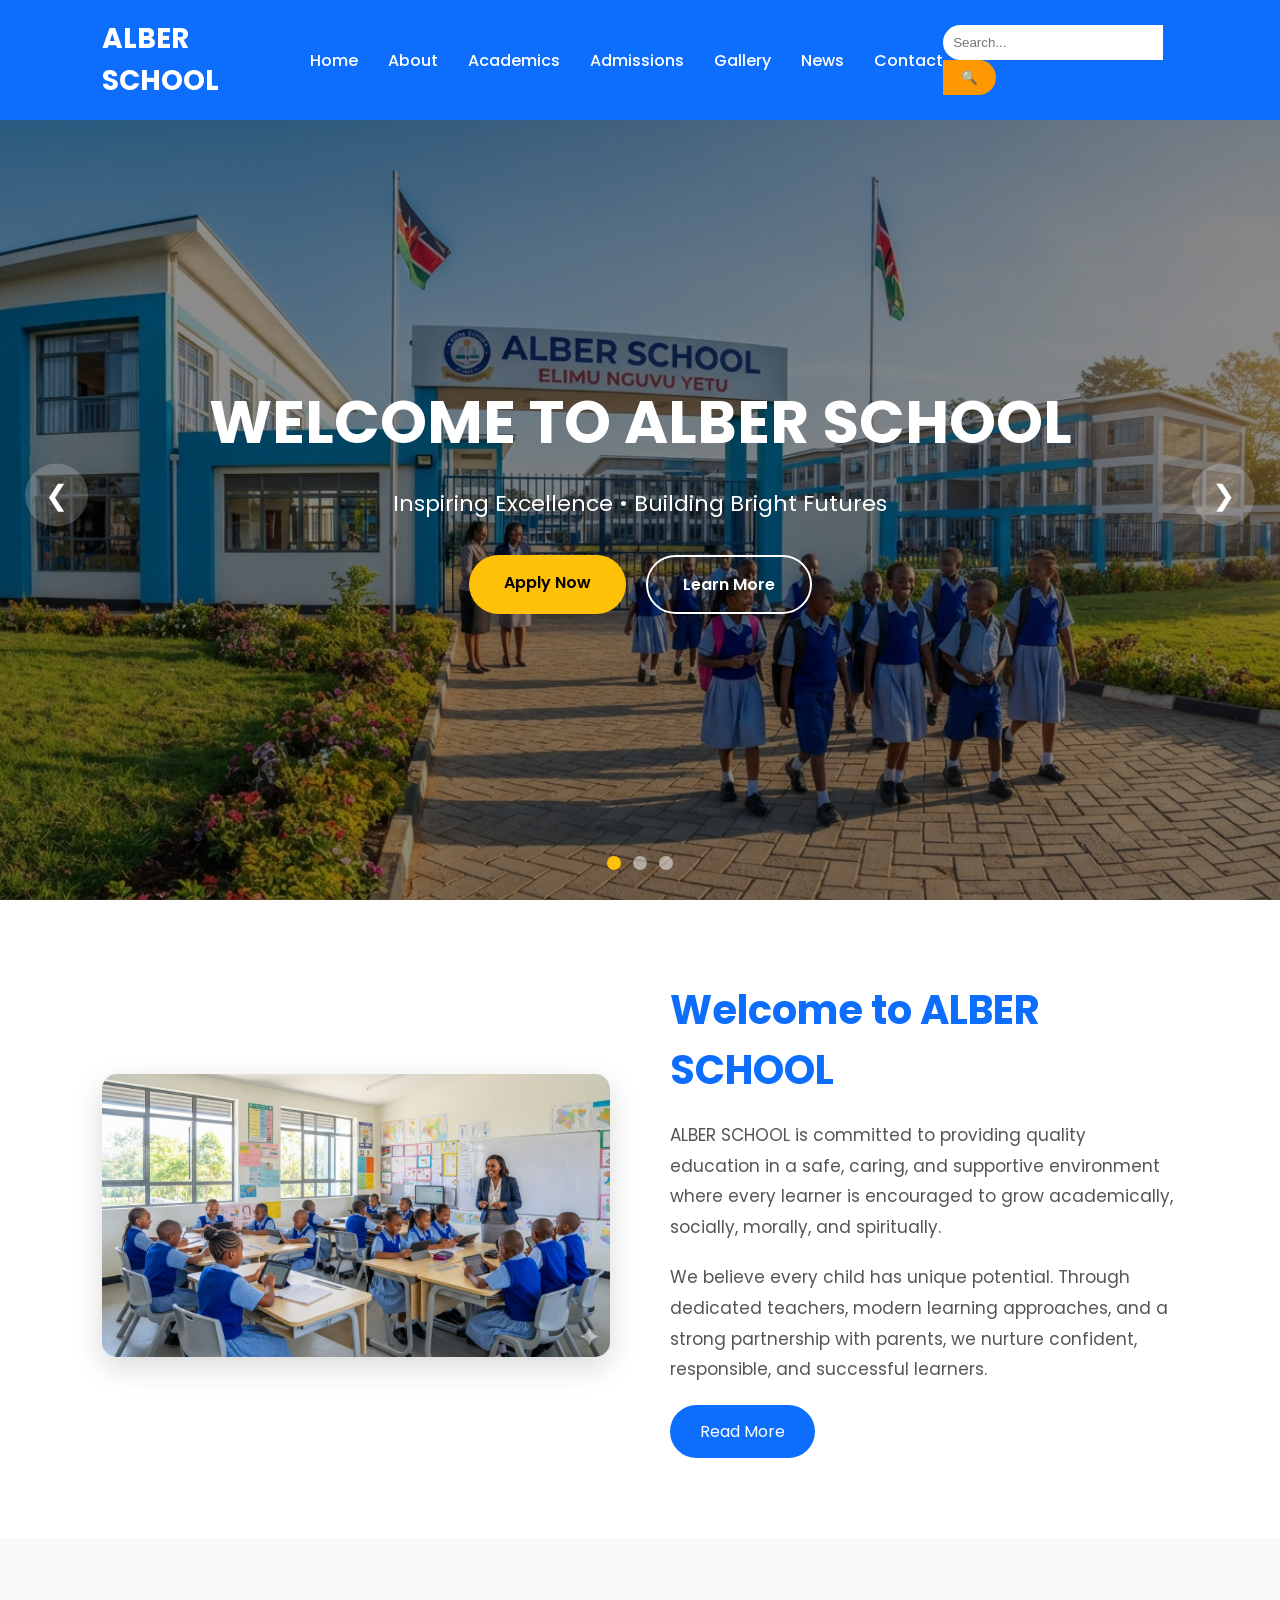
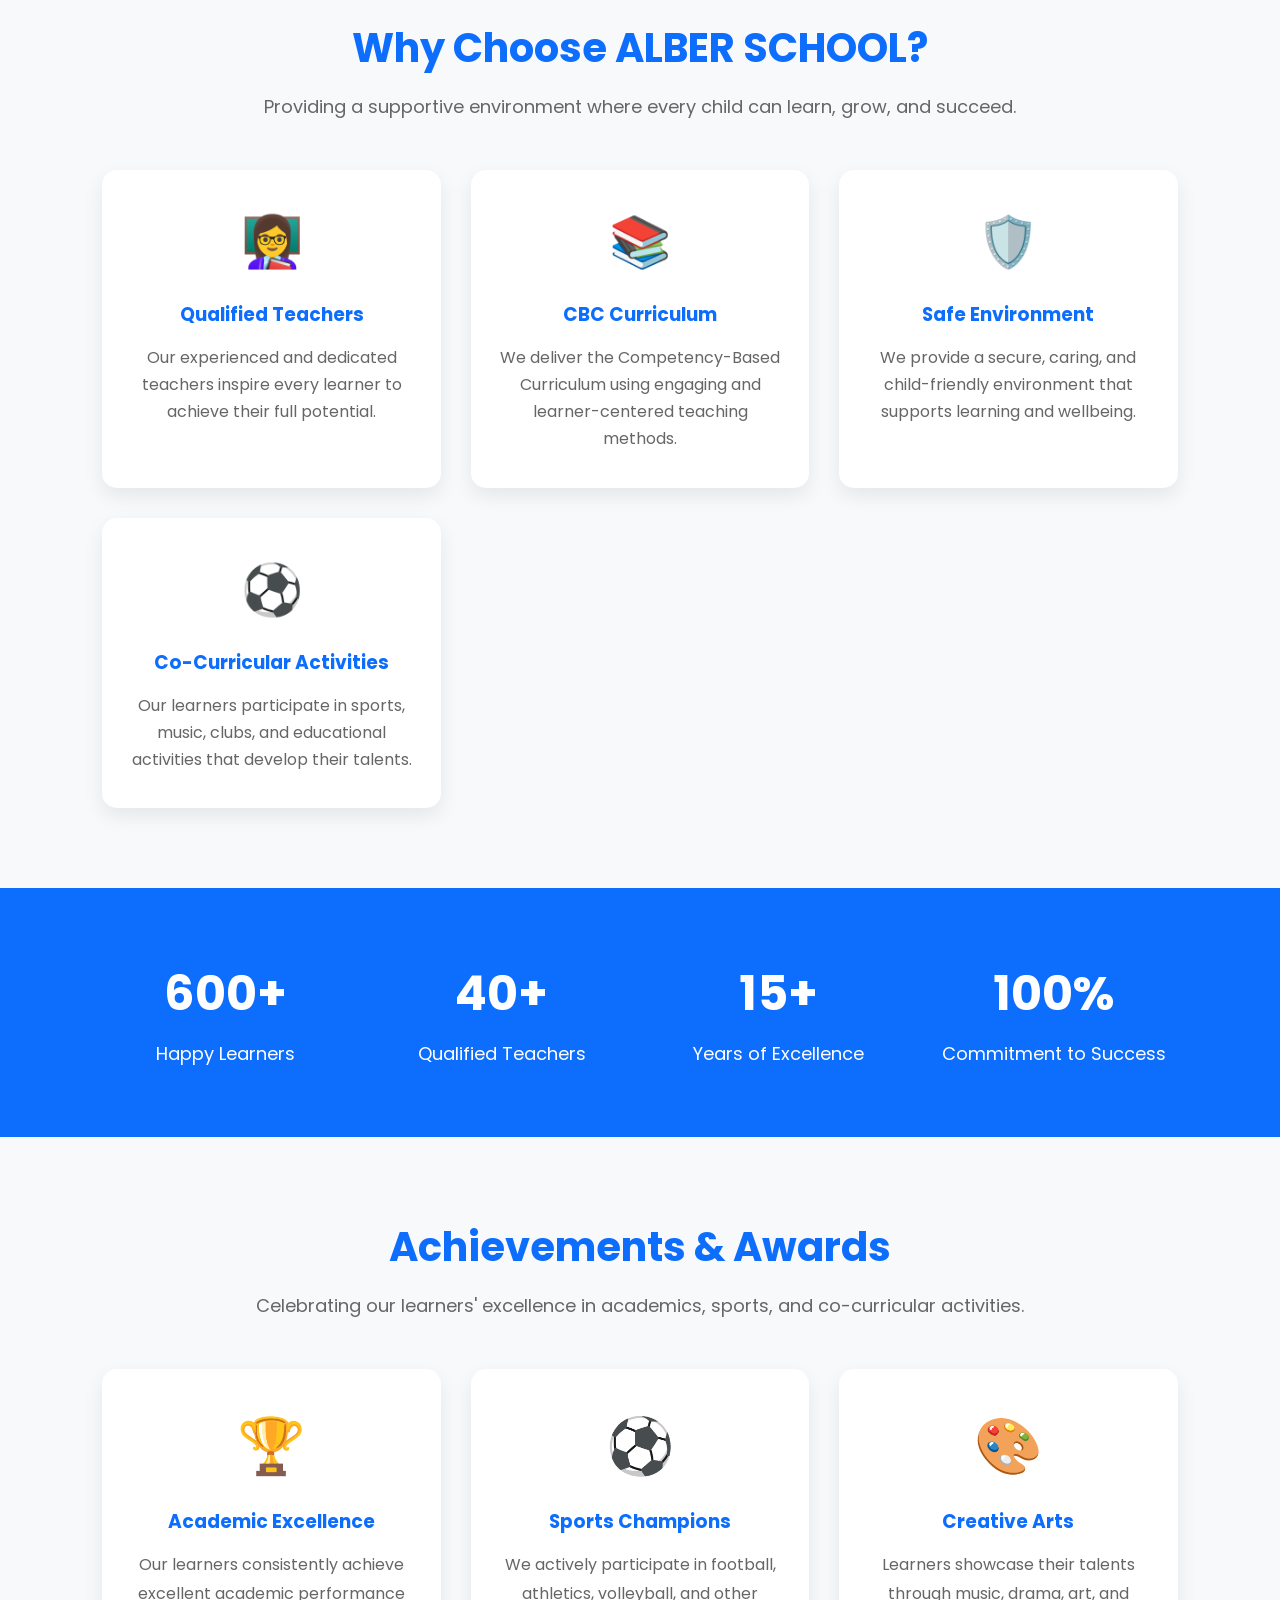
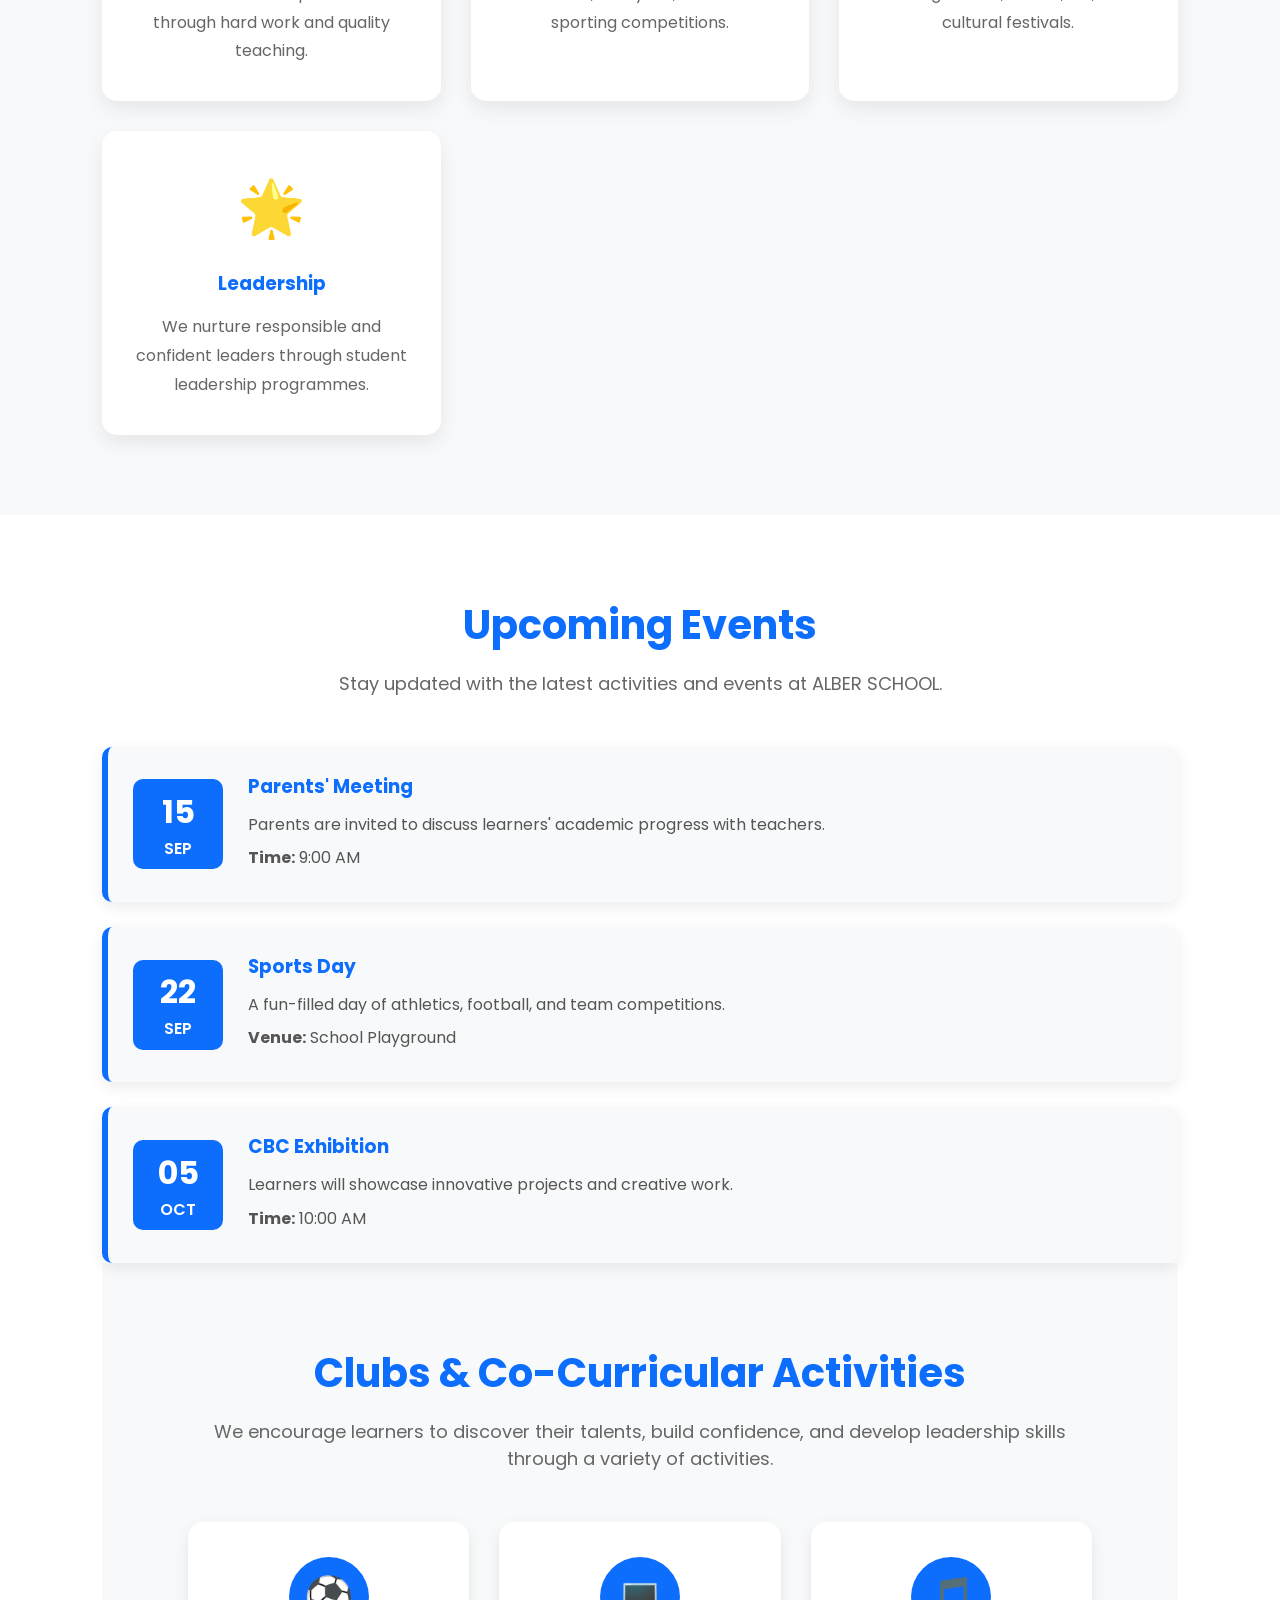
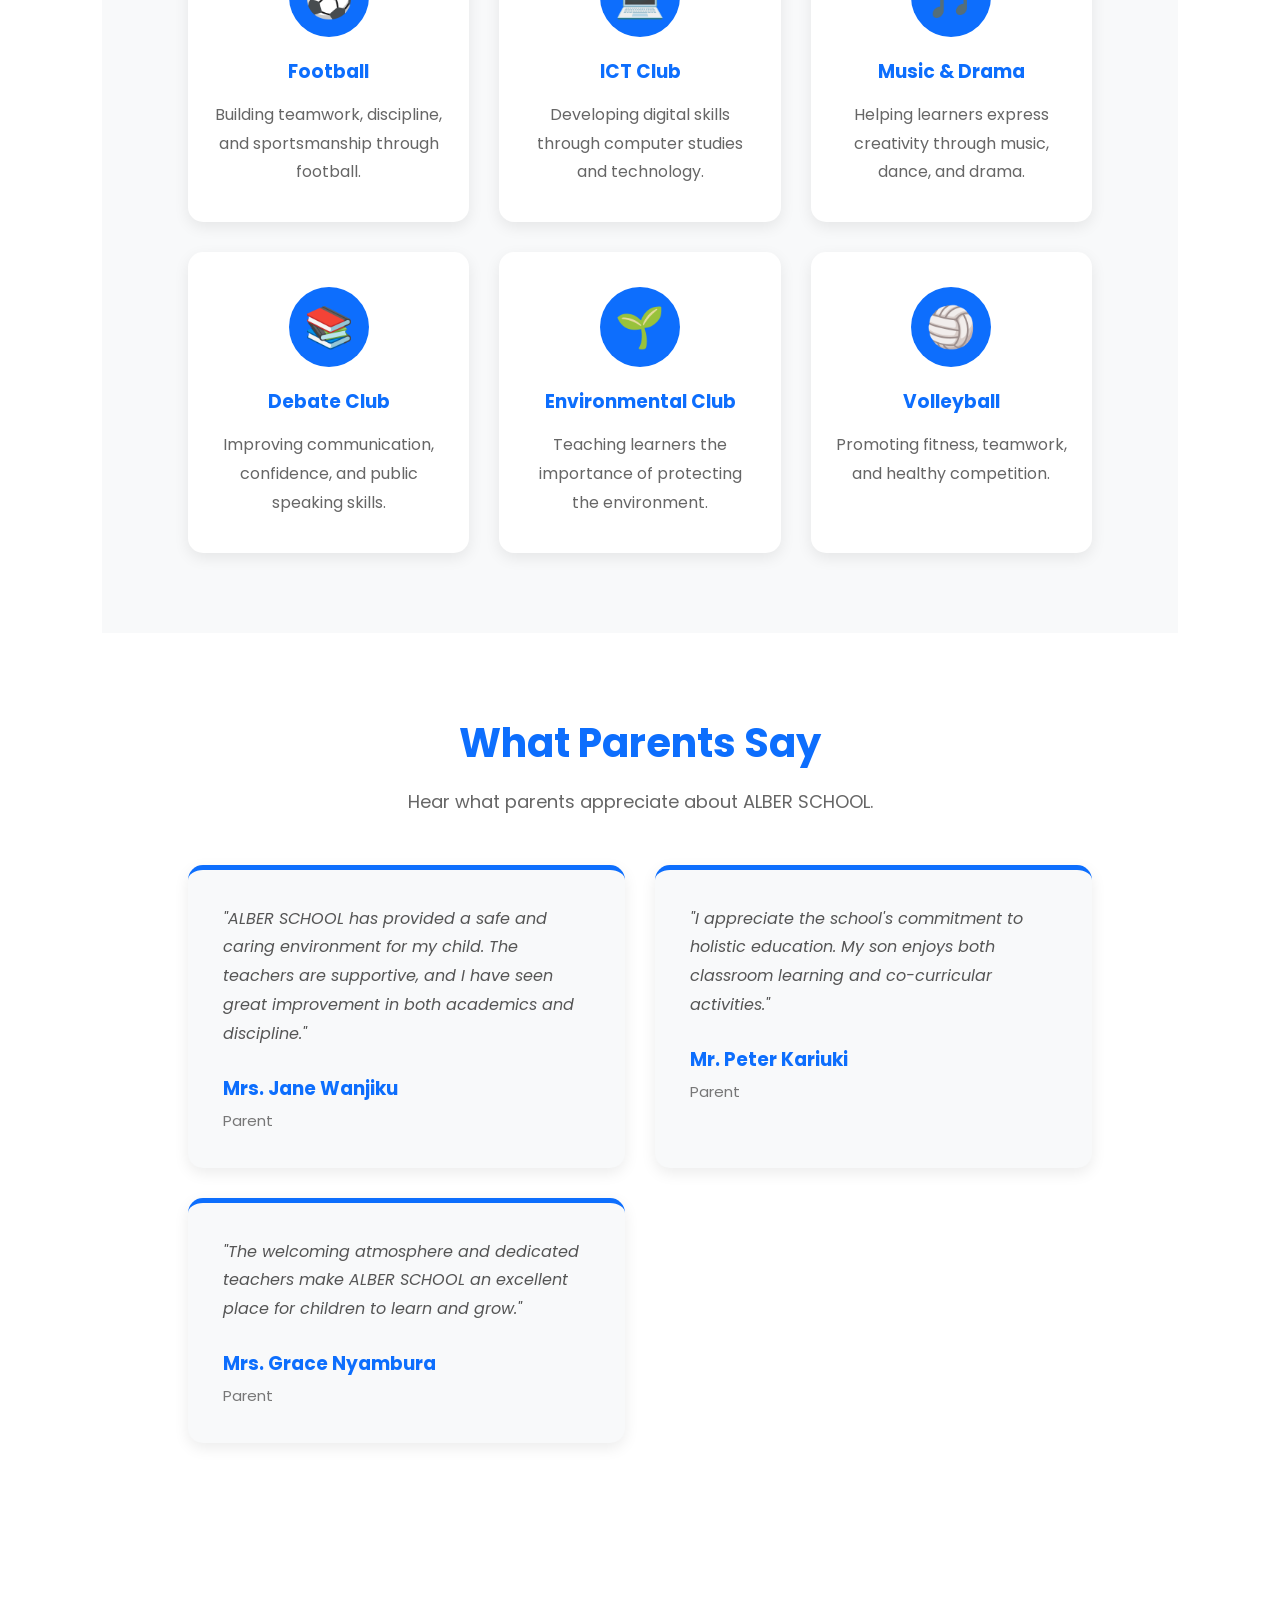
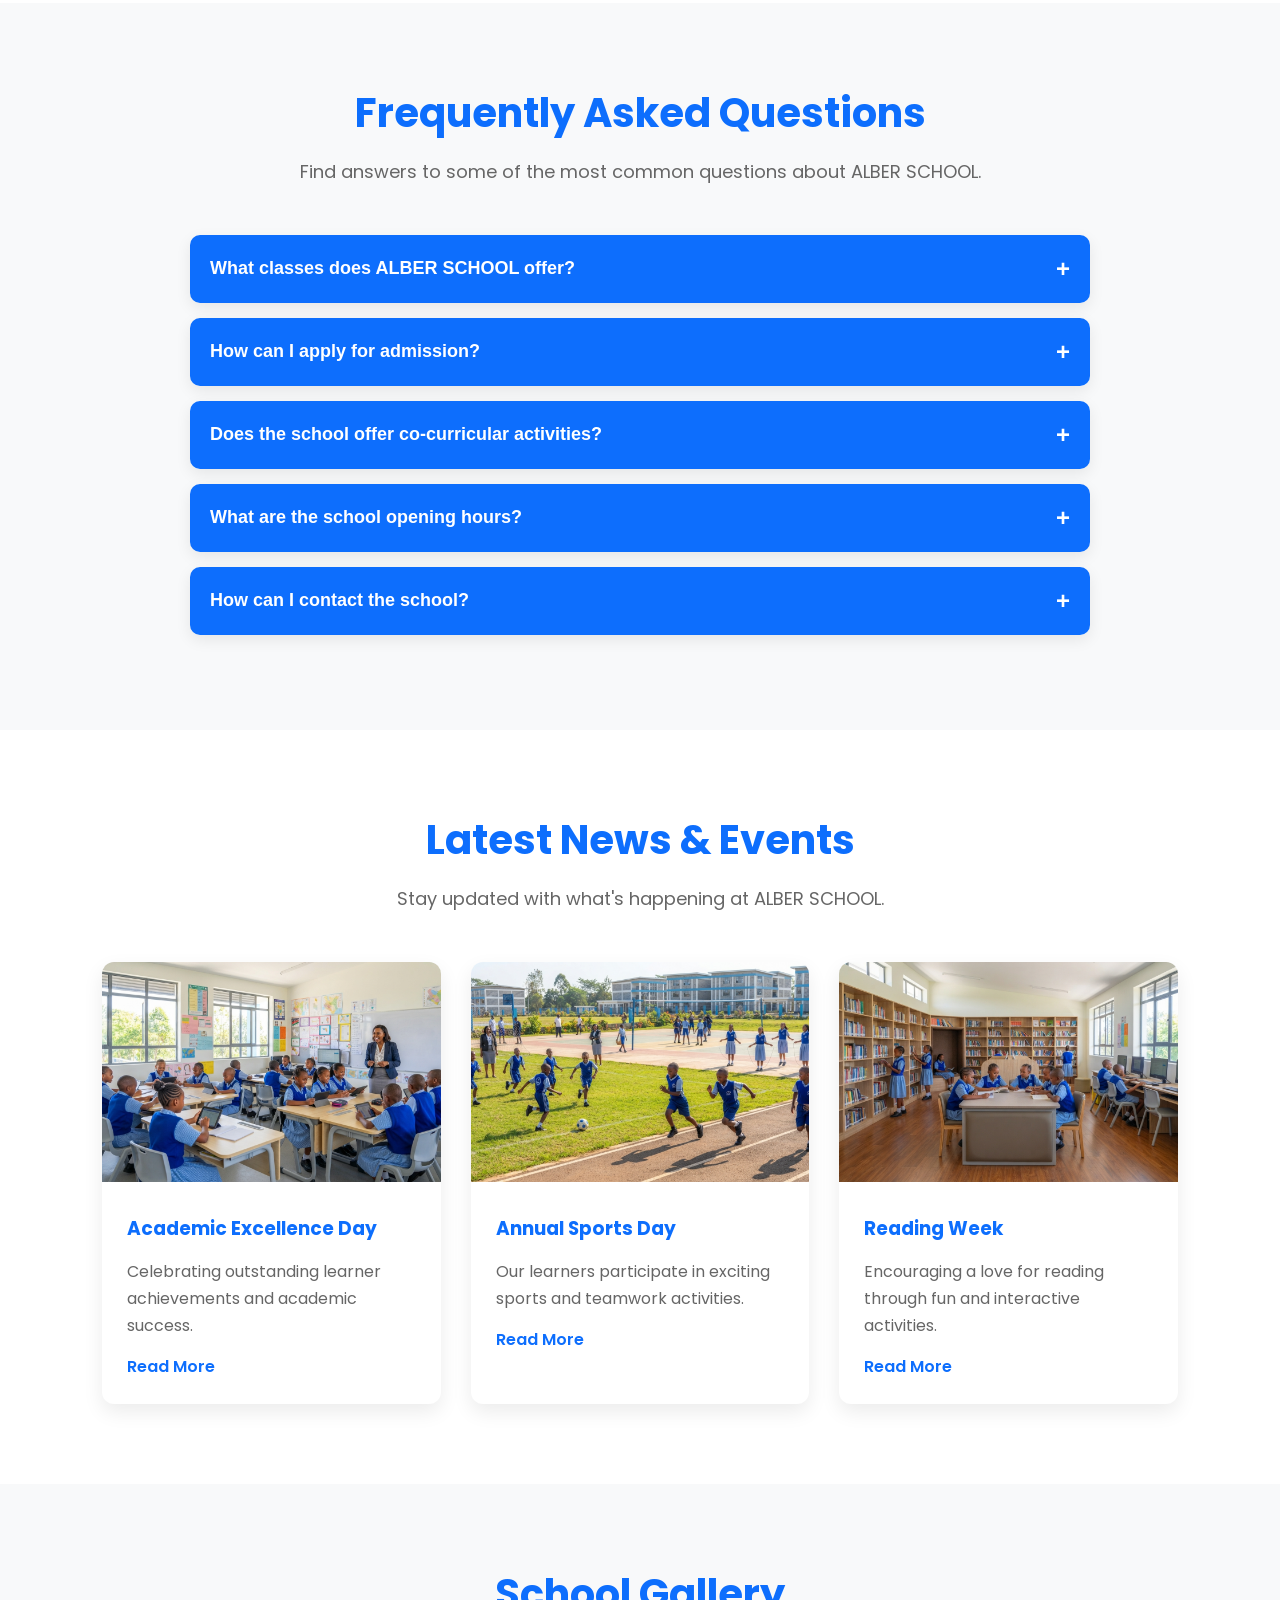
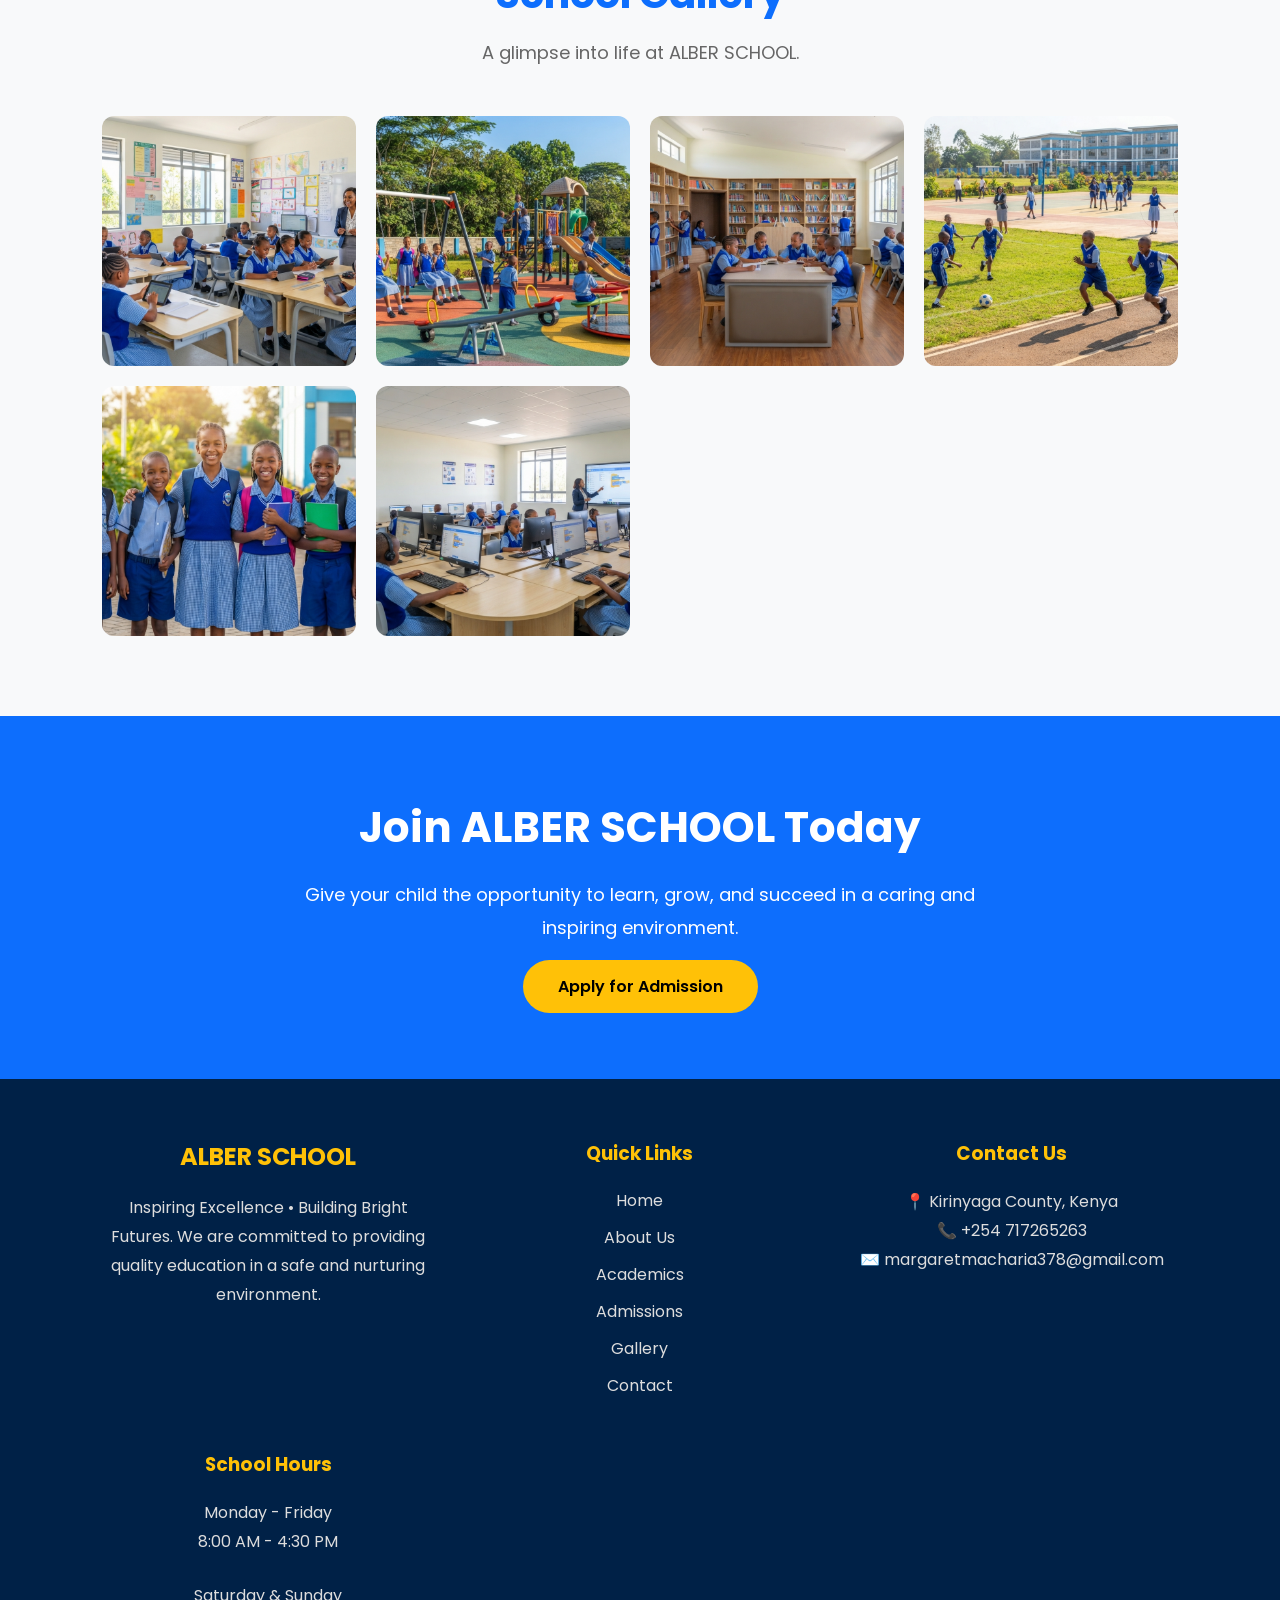
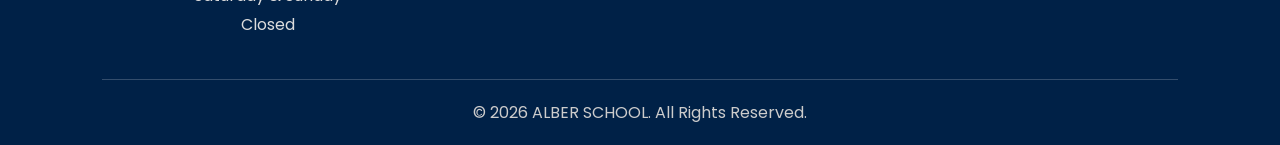
<file: index.html>
<!DOCTYPE html>
<html lang="en">
<head>
    <meta charset="UTF-8">
    <meta name="viewport" content="width=device-width, initial-scale=1.0">
    <title>ALBER SCHOOL</title>

    <!-- Google Font -->
    <link href="https://fonts.googleapis.com/css2?family=Poppins:wght@300;400;500;600;700&display=swap" rel="stylesheet">
<link rel="stylesheet" href="https://cdnjs.cloudflare.com/ajax/libs/font-awesome/6.5.2/css/all.min.css">
    <!-- CSS -->
    <link rel="stylesheet" href="css/style.css">
</head>
<body>

    <header>

    <div class="logo">
        <h2>ALBER SCHOOL</h2>
    </div>

    <!-- Hamburger Icon -->
    <div class="menu-toggle" id="menu-toggle">
        ☰
    </div>

    <nav id="navbar">
        <ul>
            <li><a href="index.html" class="active">Home</a></li>
            <li><a href="about.html">About</a></li>
            <li><a href="academics.html">Academics</a></li>
            <li><a href="admissions.html">Admissions</a></li>
            <li><a href="gallery.html">Gallery</a></li>
            <li><a href="contact.html">Contact</a></li>
        </ul>
    </nav>
    <header>

    <div class="logo">
        <h2>ALBER SCHOOL</h2>
    </div>

    <nav>
        <ul>
            <li><a href="index.html">Home</a></li>
            <li><a href="about.html">About</a></li>
            <li><a href="academics.html">Academics</a></li>
            <li><a href="admissions.html">Admissions</a></li>
            <li><a href="gallery.html">Gallery</a></li>
            <li><a href="news.html">News</a></li>
            <li><a href="contact.html">Contact</a></li>
        </ul>
    </nav>

    <!-- Search Bar Starts Here -->
    <div class="search-box">

        <input
            type="text"
            id="searchInput"
            placeholder="Search...">

        <button onclick="searchWebsite()">
            🔍
        </button>

    </div>
    <!-- Search Bar Ends Here -->

</header>

</header>
    
<!-- Hero Section -->
<section class="hero">

    <div class="slider">
        <!-- Slider Controls -->
<button class="prev">&#10094;</button>
<button class="next">&#10095;</button>

<!-- Slider Dots -->
<div class="dots">
    <span class="dot active"></span>
    <span class="dot"></span>
    <span class="dot"></span>
</div>

        <div class="slide active">
            <img src="images/hero.png" alt="School Banner">
        </div>

        <div class="slide">
            <img src="images/banner2.png" alt="Students Learning">
        </div>

        <div class="slide">
            <img src="images/banner3.png" alt="School Activities">
        </div>

    </div>

    <div class="hero-content">

        <h1>WELCOME TO ALBER SCHOOL</h1>

        <p>Inspiring Excellence • Building Bright Futures</p>

        <div class="hero-buttons">
            <a href="admissions.html" class="btn">Apply Now</a>
            <a href="about.html" class="btn btn-outline">Learn More</a>
        </div>

    </div>

</section>
<!-- Welcome Section -->
<section class="welcome">

    <div class="welcome-image">
        <img src="images/classroom.png" alt="Students Learning">
    </div>

    <div class="welcome-text">
        <h2>Welcome to ALBER SCHOOL</h2>

        <p>
            ALBER SCHOOL is committed to providing quality education in a safe,
            caring, and supportive environment where every learner is encouraged
            to grow academically, socially, morally, and spiritually.
        </p>

        <p>
            We believe every child has unique potential. Through dedicated teachers,
            modern learning approaches, and a strong partnership with parents, we
            nurture confident, responsible, and successful learners.
        </p>

        <a href="about.html" class="read-btn">Read More</a>

    </div>

</section>
<!-- Why Choose Us -->
<section class="why-us">

    <div class="section-title">
        <h2>Why Choose ALBER SCHOOL?</h2>
        <p>Providing a supportive environment where every child can learn, grow, and succeed.</p>
    </div>

    <div class="why-container">

        <div class="why-card">
            <div class="icon">👩‍🏫</div>
            <h3>Qualified Teachers</h3>
            <p>Our experienced and dedicated teachers inspire every learner to achieve their full potential.</p>
        </div>

        <div class="why-card">
            <div class="icon">📚</div>
            <h3>CBC Curriculum</h3>
            <p>We deliver the Competency-Based Curriculum using engaging and learner-centered teaching methods.</p>
        </div>

        <div class="why-card">
            <div class="icon">🛡️</div>
            <h3>Safe Environment</h3>
            <p>We provide a secure, caring, and child-friendly environment that supports learning and wellbeing.</p>
        </div>

        <div class="why-card">
            <div class="icon">⚽</div>
            <h3>Co-Curricular Activities</h3>
            <p>Our learners participate in sports, music, clubs, and educational activities that develop their talents.</p>
        </div>

    </div>

</section>
<!-- Statistics -->
<section class="stats">

    <div class="stat-box">
        <h2>600+</h2>
        <p>Happy Learners</p>
    </div>

    <div class="stat-box">
        <h2>40+</h2>
        <p>Qualified Teachers</p>
    </div>

    <div class="stat-box">
        <h2>15+</h2>
        <p>Years of Excellence</p>
    </div>

    <div class="stat-box">
        <h2>100%</h2>
        <p>Commitment to Success</p>
    </div>

</section>
<!-- Achievements & Awards -->

<section class="achievements">

    <div class="section-title">
        <h2>Achievements & Awards</h2>
        <p>Celebrating our learners' excellence in academics, sports, and co-curricular activities.</p>
    </div>

    <div class="achievement-container">

        <div class="achievement-card">
            <div class="achievement-icon">🏆</div>
            <h3>Academic Excellence</h3>
            <p>
                Our learners consistently achieve excellent academic performance
                through hard work and quality teaching.
            </p>
        </div>

        <div class="achievement-card">
            <div class="achievement-icon">⚽</div>
            <h3>Sports Champions</h3>
            <p>
                We actively participate in football, athletics, volleyball,
                and other sporting competitions.
            </p>
        </div>

        <div class="achievement-card">
            <div class="achievement-icon">🎨</div>
            <h3>Creative Arts</h3>
            <p>
                Learners showcase their talents through music, drama,
                art, and cultural festivals.
            </p>
        </div>

        <div class="achievement-card">
            <div class="achievement-icon">🌟</div>
            <h3>Leadership</h3>
            <p>
                We nurture responsible and confident leaders through
                student leadership programmes.
            </p>
        </div>

    </div>

</section>
<!-- Upcoming Events -->

<section class="events">

    <div class="section-title">
        <h2>Upcoming Events</h2>
        <p>Stay updated with the latest activities and events at ALBER SCHOOL.</p>
    </div>

    <div class="events-container">

        <div class="event-card">

            <div class="event-date">
                <h3>15</h3>
                <span>SEP</span>
            </div>

            <div class="event-details">
                <h3>Parents' Meeting</h3>
                <p>Parents are invited to discuss learners' academic progress with teachers.</p>
                <p><strong>Time:</strong> 9:00 AM</p>
            </div>

        </div>

        <div class="event-card">

            <div class="event-date">
                <h3>22</h3>
                <span>SEP</span>
            </div>

            <div class="event-details">
                <h3>Sports Day</h3>
                <p>A fun-filled day of athletics, football, and team competitions.</p>
                <p><strong>Venue:</strong> School Playground</p>
            </div>

        </div>

        <div class="event-card">

            <div class="event-date">
                <h3>05</h3>
                <span>OCT</span>
            </div>

            <div class="event-details">
                <h3>CBC Exhibition</h3>
                <p>Learners will showcase innovative projects and creative work.</p>
                <p><strong>Time:</strong> 10:00 AM</p>
            </div>

        </div>

    </div>
    <!-- Clubs & Co-Curricular Activities -->

<section class="clubs">

    <div class="section-title">
        <h2>Clubs & Co-Curricular Activities</h2>
        <p>
            We encourage learners to discover their talents, build confidence,
            and develop leadership skills through a variety of activities.
        </p>
    </div>

    <div class="clubs-container">

        <div class="club-card">
            <div class="club-icon">⚽</div>
            <h3>Football</h3>
            <p>Building teamwork, discipline, and sportsmanship through football.</p>
        </div>

        <div class="club-card">
            <div class="club-icon">💻</div>
            <h3>ICT Club</h3>
            <p>Developing digital skills through computer studies and technology.</p>
        </div>

        <div class="club-card">
            <div class="club-icon">🎵</div>
            <h3>Music & Drama</h3>
            <p>Helping learners express creativity through music, dance, and drama.</p>
        </div>

        <div class="club-card">
            <div class="club-icon">📚</div>
            <h3>Debate Club</h3>
            <p>Improving communication, confidence, and public speaking skills.</p>
        </div>

        <div class="club-card">
            <div class="club-icon">🌱</div>
            <h3>Environmental Club</h3>
            <p>Teaching learners the importance of protecting the environment.</p>
        </div>

        <div class="club-card">
            <div class="club-icon">🏐</div>
            <h3>Volleyball</h3>
            <p>Promoting fitness, teamwork, and healthy competition.</p>
        </div>

    </div>

</section>
<!-- Parent Testimonials -->

<section class="testimonials">

    <div class="section-title">
        <h2>What Parents Say</h2>
        <p>Hear what parents appreciate about ALBER SCHOOL.</p>
    </div>

    <div class="testimonial-container">

        <div class="testimonial-card">

            <p class="quote">
                "ALBER SCHOOL has provided a safe and caring environment for my child.
                The teachers are supportive, and I have seen great improvement in both
                academics and discipline."
            </p>

            <h3>Mrs. Jane Wanjiku</h3>
            <span>Parent</span>

        </div>

        <div class="testimonial-card">

            <p class="quote">
                "I appreciate the school's commitment to holistic education.
                My son enjoys both classroom learning and co-curricular activities."
            </p>

            <h3>Mr. Peter Kariuki</h3>
            <span>Parent</span>

        </div>

        <div class="testimonial-card">

            <p class="quote">
                "The welcoming atmosphere and dedicated teachers make ALBER SCHOOL
                an excellent place for children to learn and grow."
            </p>

            <h3>Mrs. Grace Nyambura</h3>
            <span>Parent</span>

        </div>

    </div>

</section>

</section>
<!-- FAQ Section -->

<section class="faq">

    <div class="section-title">
        <h2>Frequently Asked Questions</h2>
        <p>Find answers to some of the most common questions about ALBER SCHOOL.</p>
    </div>

    <div class="faq-container">

        <div class="faq-item">
            <button class="faq-question">
                What classes does ALBER SCHOOL offer?
                <span>+</span>
            </button>

            <div class="faq-answer">
                <p>
                    ALBER SCHOOL offers quality education from Pre-Primary to Primary levels following the Competency-Based Curriculum (CBC).
                </p>
            </div>
        </div>

        <div class="faq-item">
            <button class="faq-question">
                How can I apply for admission?
                <span>+</span>
            </button>

            <div class="faq-answer">
                <p>
                    Visit our Admissions page, complete the application form, and submit the required documents to the school office.
                </p>
            </div>
        </div>

        <div class="faq-item">
            <button class="faq-question">
                Does the school offer co-curricular activities?
                <span>+</span>
            </button>

            <div class="faq-answer">
                <p>
                    Yes. Learners participate in sports, music, drama, ICT, debate, environmental club, and many other activities.
                </p>
            </div>
        </div>

        <div class="faq-item">
            <button class="faq-question">
                What are the school opening hours?
                <span>+</span>
            </button>

            <div class="faq-answer">
                <p>
                    Our offices are open Monday to Friday from 8:00 AM to 5:00 PM. School learning hours may vary depending on the class level.
                </p>
            </div>
        </div>

        <div class="faq-item">
            <button class="faq-question">
                How can I contact the school?
                <span>+</span>
            </button>

            <div class="faq-answer">
                <p>
                    You can call us, send an email, or visit the Contact page for our location and contact information.
                </p>
            </div>
        </div>

    </div>

</section>
<!-- Latest News -->
<section class="news">

    <div class="section-title">
        <h2>Latest News & Events</h2>
        <p>Stay updated with what's happening at ALBER SCHOOL.</p>
    </div>

    <div class="news-container">

        <div class="news-card">
            <img src="images/classroom.png" alt="Academic Day">
            <div class="news-content">
                <h3>Academic Excellence Day</h3>
                <p>Celebrating outstanding learner achievements and academic success.</p>
                <a href="#">Read More</a>
            </div>
        </div>

        <div class="news-card">
            <img src="images/sports.png" alt="Sports Day">
            <div class="news-content">
                <h3>Annual Sports Day</h3>
                <p>Our learners participate in exciting sports and teamwork activities.</p>
                <a href="#">Read More</a>
            </div>
        </div>

        <div class="news-card">
            <img src="images/library.png" alt="Library">
            <div class="news-content">
                <h3>Reading Week</h3>
                <p>Encouraging a love for reading through fun and interactive activities.</p>
                <a href="#">Read More</a>
            </div>
        </div>

    </div>

</section>
<!-- Gallery Preview -->
<section class="gallery-preview">

    <div class="section-title">
        <h2>School Gallery</h2>
        <p>A glimpse into life at ALBER SCHOOL.</p>
    </div>

    <div class="gallery-grid">

        <img src="images/classroom.png" alt="">
        <img src="images/playground.png" alt="">
        <img src="images/library.png" alt="">
        <img src="images/sports.png" alt="">
        <img src="images/pupils.png" alt="">
        <img src="images/computer_lab.png" alt="">

    </div>

</section>
<!-- Call to Action -->
<section class="cta">

    <h2>Join ALBER SCHOOL Today</h2>

    <p>
        Give your child the opportunity to learn, grow, and succeed in a caring and inspiring environment.
    </p>

    <a href="admissions.html" class="btn">Apply for Admission</a>

</section>
<!-- Footer -->
<footer class="footer">

    <div class="footer-container">

        <div class="footer-box">
            <h2>ALBER SCHOOL</h2>

            <p>
                Inspiring Excellence • Building Bright Futures.
                We are committed to providing quality education
                in a safe and nurturing environment.
            </p>
        </div>

        <div class="footer-box">
            <h3>Quick Links</h3>

            <ul>
                <li><a href="index.html">Home</a></li>
                <li><a href="about.html">About Us</a></li>
                <li><a href="academics.html">Academics</a></li>
                <li><a href="admissions.html">Admissions</a></li>
                <li><a href="gallery.html">Gallery</a></li>
                <li><a href="contact.html">Contact</a></li>
            </ul>
        </div>

        <div class="footer-box">
            <h3>Contact Us</h3>

            <p>📍 Kirinyaga County, Kenya</p>
            <p>📞 +254 717265263</p>
            <p>✉️ margaretmacharia378@gmail.com</p>
        </div>

        <div class="footer-box">
            <h3>School Hours</h3>

            <p>Monday - Friday</p>
            <p>8:00 AM - 4:30 PM</p>

            <br>

            <p>Saturday & Sunday</p>
            <p>Closed</p>
        </div>

    </div>

    <div class="footer-bottom">
        <p>&copy; 2026 ALBER SCHOOL. All Rights Reserved.</p>
    </div>

</footer>



    <script src="js/script.js"></script>

</body>
</html>
</file>
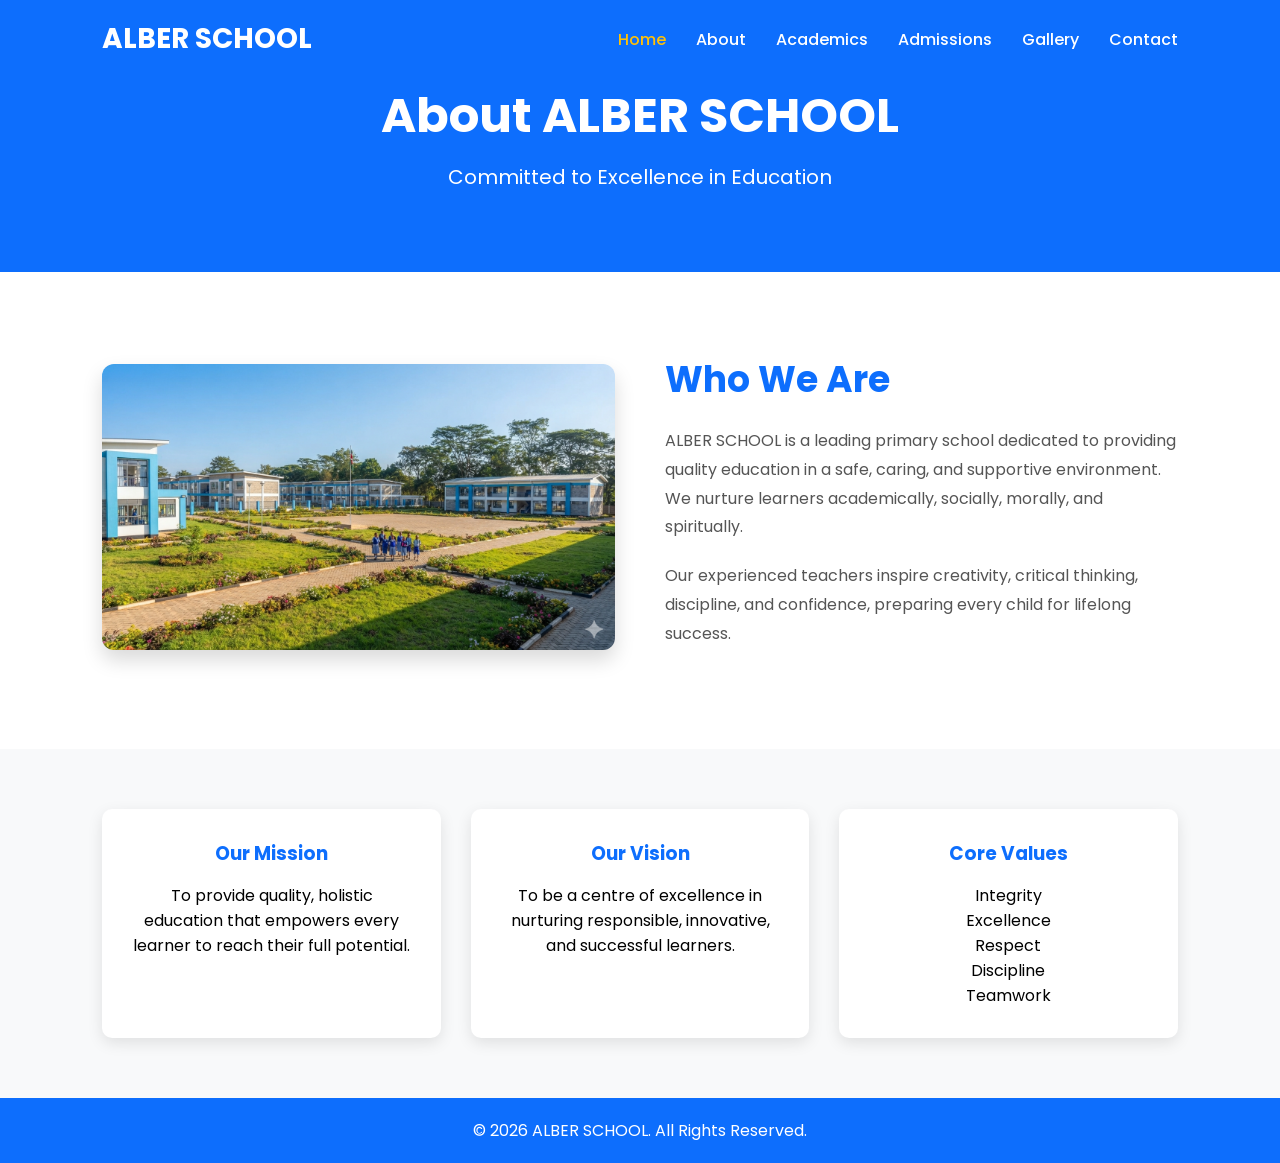
<file: about.html>
<!DOCTYPE html>
<html lang="en">
<head>
    <meta charset="UTF-8">
    <meta name="viewport" content="width=device-width, initial-scale=1.0">
    <title>About Us | ALBER SCHOOL</title>

    <link href="https://fonts.googleapis.com/css2?family=Poppins:wght@300;400;500;600;700&display=swap" rel="stylesheet">
<link rel="stylesheet" href="https://cdnjs.cloudflare.com/ajax/libs/font-awesome/6.5.2/css/all.min.css">
    <link rel="stylesheet" href="css/style.css">
</head>
<body>
<header>

    <div class="logo">
        <h2>ALBER SCHOOL</h2>
    </div>

    <!-- Hamburger Icon -->
    <div class="menu-toggle" id="menu-toggle">
        ☰
    </div>

    <nav id="navbar">
        <ul>
            <li><a href="index.html" class="active">Home</a></li>
            <li><a href="about.html">About</a></li>
            <li><a href="academics.html">Academics</a></li>
            <li><a href="admissions.html">Admissions</a></li>
            <li><a href="gallery.html">Gallery</a></li>
            <li><a href="contact.html">Contact</a></li>
        </ul>
    </nav>

</header>

    <!-- Page Banner -->
    <section class="page-banner">
        <h1>About ALBER SCHOOL</h1>
        <p>Committed to Excellence in Education</p>
    </section>

    <!-- About Section -->
    <section class="about-section">

        <div class="about-image">
            <img src="images/school_compound.png" alt="School Compound">
        </div>

        <div class="about-content">
            <h2>Who We Are</h2>

            <p>
                ALBER SCHOOL is a leading primary school dedicated to providing
                quality education in a safe, caring, and supportive environment.
                We nurture learners academically, socially, morally, and spiritually.
            </p>

            <p>
                Our experienced teachers inspire creativity, critical thinking,
                discipline, and confidence, preparing every child for lifelong success.
            </p>

        </div>

    </section>

    <!-- Mission, Vision & Core Values -->
    <section class="mission-section">

        <div class="card">
            <h3>Our Mission</h3>
            <p>
                To provide quality, holistic education that empowers every learner
                to reach their full potential.
            </p>
        </div>

        <div class="card">
            <h3>Our Vision</h3>
            <p>
                To be a centre of excellence in nurturing responsible, innovative,
                and successful learners.
            </p>
        </div>

        <div class="card">
            <h3>Core Values</h3>
            <p>
                Integrity<br>
                Excellence<br>
                Respect<br>
                Discipline<br>
                Teamwork
            </p>
        </div>

    </section>

    <!-- Footer -->
    <footer>
        <p>&copy; 2026 ALBER SCHOOL. All Rights Reserved.</p>
    </footer>

</body>
</html>
</file>
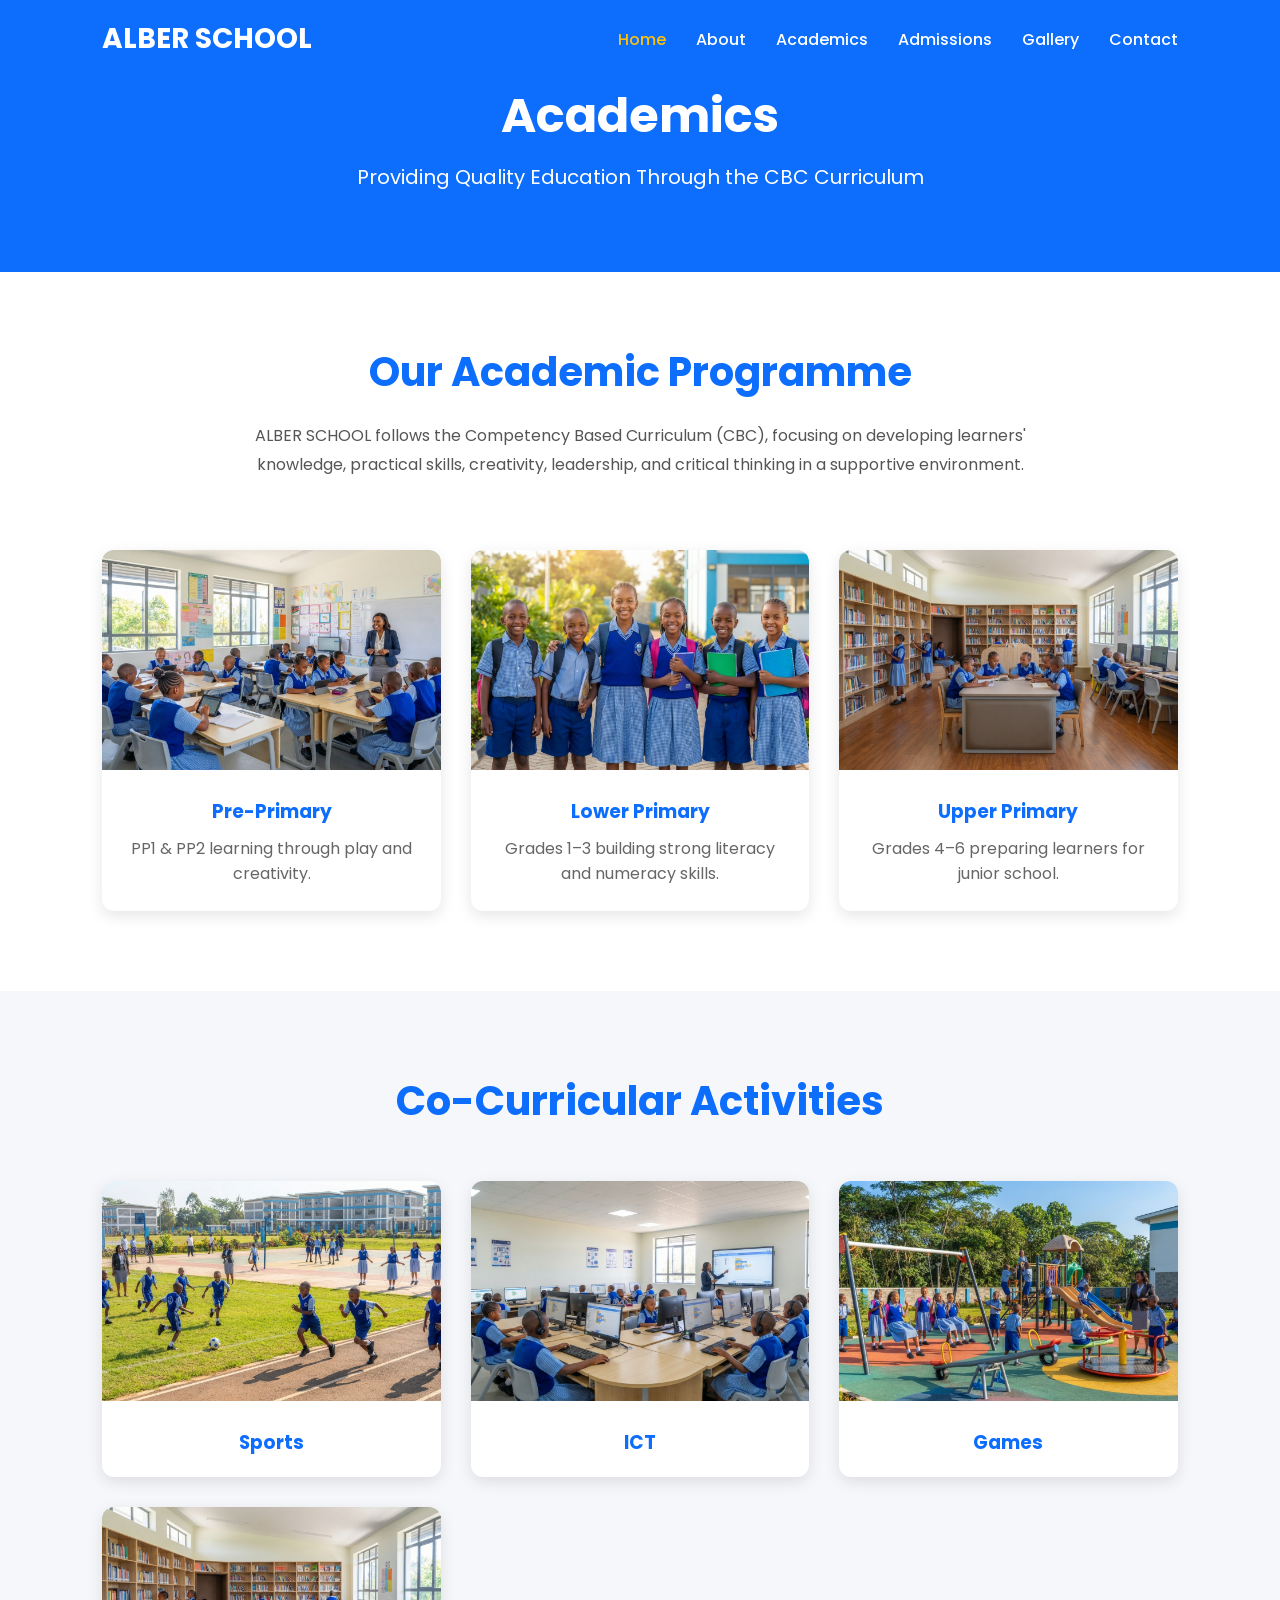
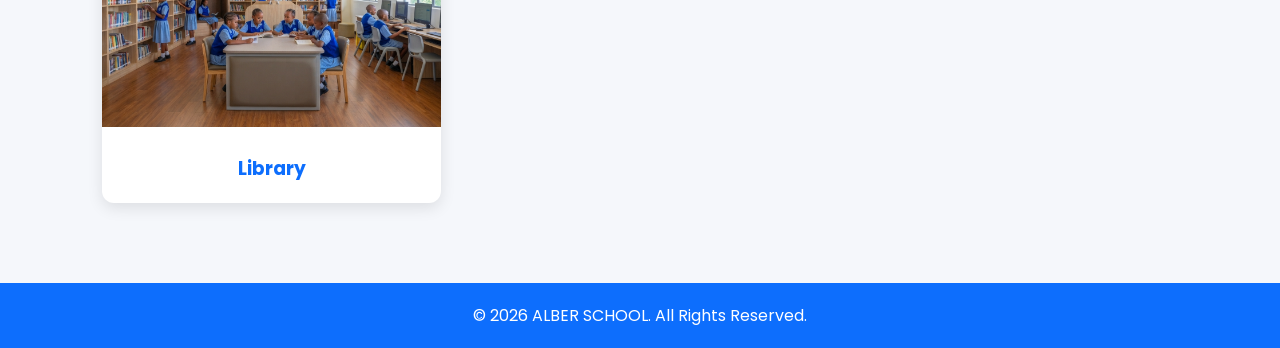
<file: academics.html>
<!DOCTYPE html>
<html lang="en">
<head>
    <meta charset="UTF-8">
    <meta name="viewport" content="width=device-width, initial-scale=1.0">
    <title>Academics | ALBER SCHOOL</title>

    <link href="https://fonts.googleapis.com/css2?family=Poppins:wght@300;400;500;600;700&display=swap" rel="stylesheet">
<link rel="stylesheet" href="https://cdnjs.cloudflare.com/ajax/libs/font-awesome/6.5.2/css/all.min.css">
    <link rel="stylesheet" href="css/style.css">
</head>
<body>
<header>

    <div class="logo">
        <h2>ALBER SCHOOL</h2>
    </div>

    <!-- Hamburger Icon -->
    <div class="menu-toggle" id="menu-toggle">
        ☰
    </div>

    <nav id="navbar">
        <ul>
            <li><a href="index.html" class="active">Home</a></li>
            <li><a href="about.html">About</a></li>
            <li><a href="academics.html">Academics</a></li>
            <li><a href="admissions.html">Admissions</a></li>
            <li><a href="gallery.html">Gallery</a></li>
            <li><a href="contact.html">Contact</a></li>
        </ul>
    </nav>

</header>

<!-- Banner -->

<section class="page-banner">
    <h1>Academics</h1>
    <p>Providing Quality Education Through the CBC Curriculum</p>
</section>

<!-- Introduction -->

<section class="academics-intro">

    <h2>Our Academic Programme</h2>

    <p>
        ALBER SCHOOL follows the Competency Based Curriculum (CBC),
        focusing on developing learners' knowledge, practical skills,
        creativity, leadership, and critical thinking in a supportive environment.
    </p>

</section>

<!-- Academic Levels -->

<section class="academic-levels">

    <div class="level-card">
        <img src="images/classroom.png" alt="">
        <h3>Pre-Primary</h3>
        <p>PP1 & PP2 learning through play and creativity.</p>
    </div>

    <div class="level-card">
        <img src="images/pupils.png" alt="">
        <h3>Lower Primary</h3>
        <p>Grades 1–3 building strong literacy and numeracy skills.</p>
    </div>

    <div class="level-card">
        <img src="images/library.png" alt="">
        <h3>Upper Primary</h3>
        <p>Grades 4–6 preparing learners for junior school.</p>
    </div>

</section>

<!-- Co-curricular -->

<section class="activities">

    <h2>Co-Curricular Activities</h2>

    <div class="activity-grid">

        <div class="activity">
            <img src="images/sports.png" alt="">
            <h3>Sports</h3>
        </div>

        <div class="activity">
            <img src="images/computer_lab.png" alt="">
            <h3>ICT</h3>
        </div>

        <div class="activity">
            <img src="images/playground.png" alt="">
            <h3>Games</h3>
        </div>

        <div class="activity">
            <img src="images/library.png" alt="">
            <h3>Library</h3>
        </div>

    </div>

</section>

<footer>

<p>&copy; 2026 ALBER SCHOOL. All Rights Reserved.</p>

</footer>

</body>
</html>
</file>
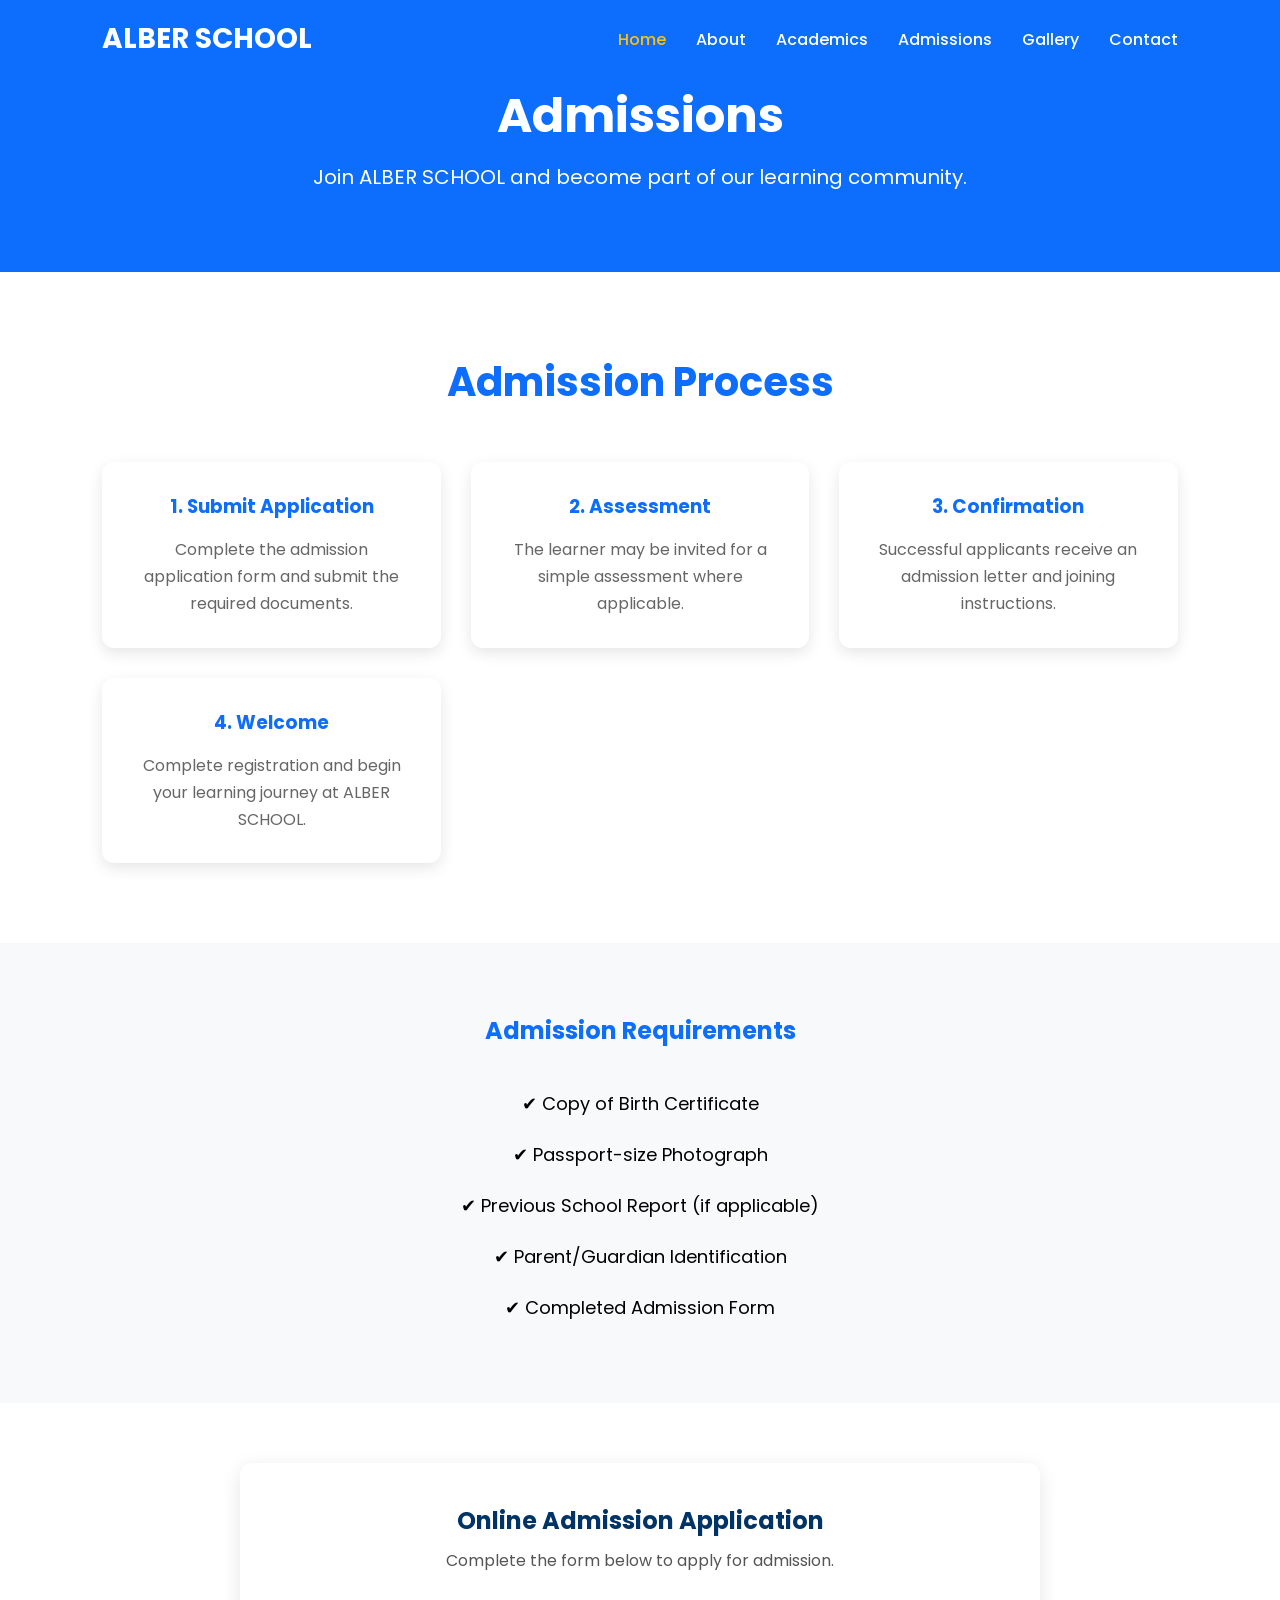
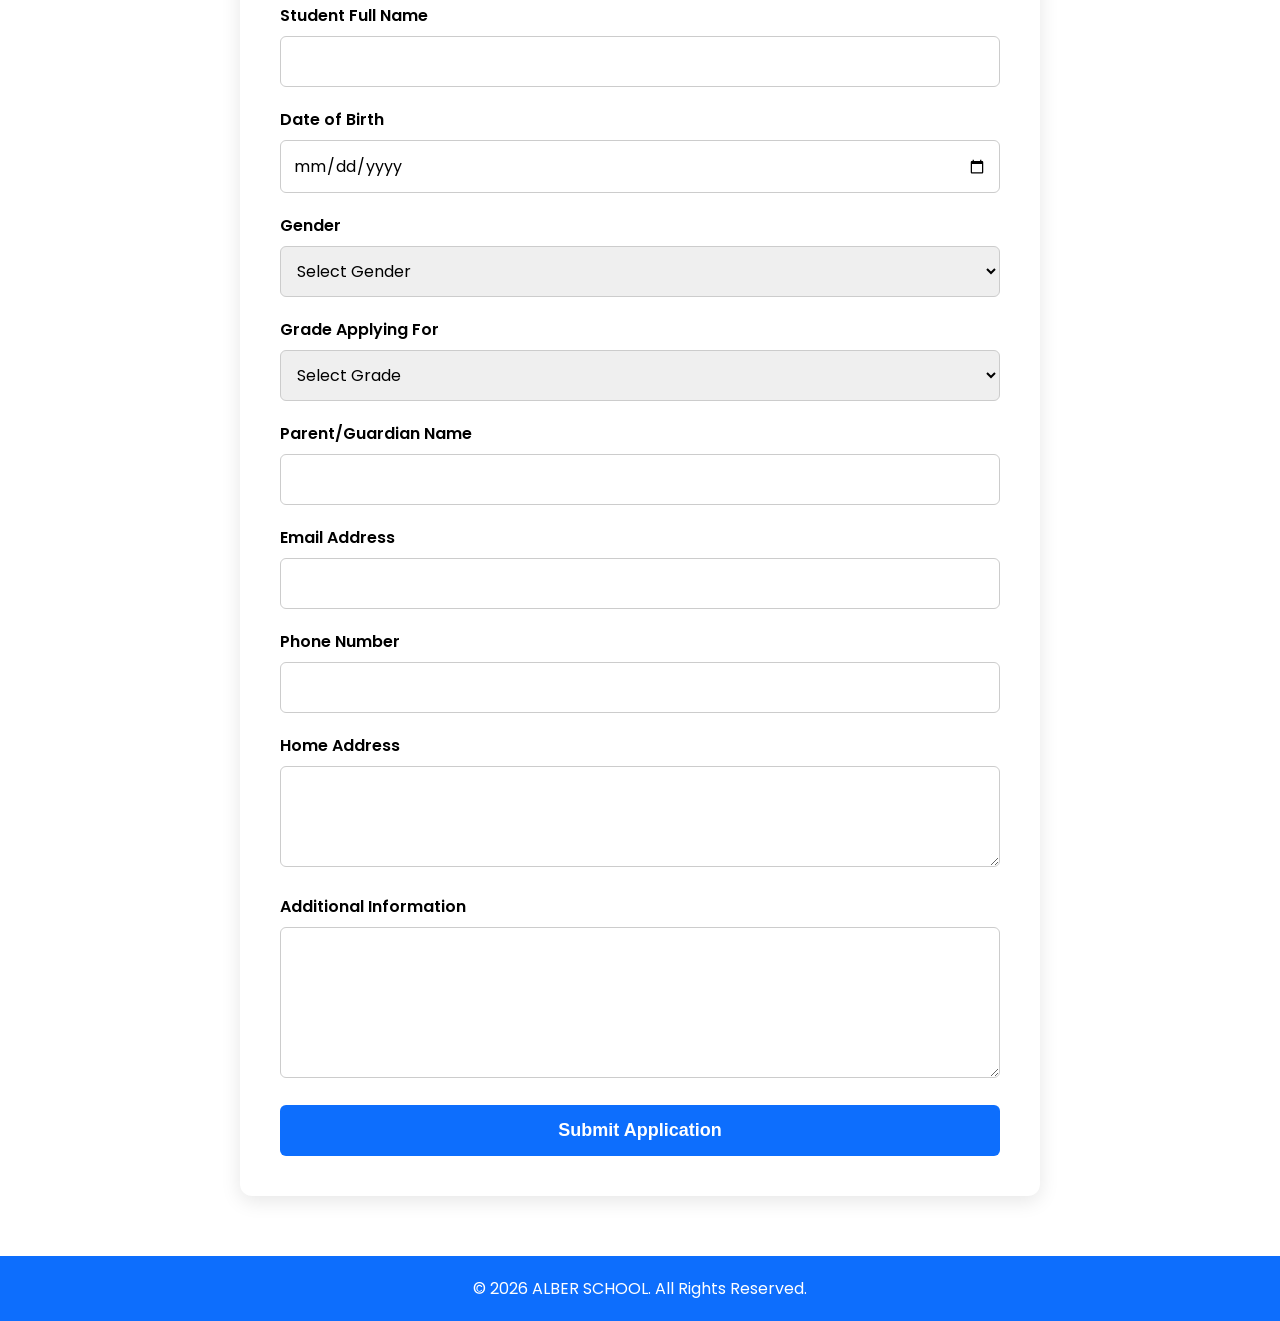
<file: admissions.html>
<!DOCTYPE html>
<html lang="en">
<head>
    <meta charset="UTF-8">
    <meta name="viewport" content="width=device-width, initial-scale=1.0">
    <title>Admissions | ALBER SCHOOL</title>
    
<link href="https://fonts.googleapis.com/css2?family=Poppins:wght@300;400;500;600;700&display=swap" rel="stylesheet">
<link rel="stylesheet" href="https://cdnjs.cloudflare.com/ajax/libs/font-awesome/6.5.2/css/all.min.css">
    <link rel="stylesheet" href="css/style.css">
   
<body>
<header>

    <div class="logo">
        <h2>ALBER SCHOOL</h2>
    </div>

    <!-- Hamburger Icon -->
    <div class="menu-toggle" id="menu-toggle">
        ☰
    </div>

    <nav id="navbar">
        <ul>
            <li><a href="index.html" class="active">Home</a></li>
            <li><a href="about.html">About</a></li>
            <li><a href="academics.html">Academics</a></li>
            <li><a href="admissions.html">Admissions</a></li>
            <li><a href="gallery.html">Gallery</a></li>
            <li><a href="contact.html">Contact</a></li>
        </ul>
    </nav>

</header>

<!-- Banner -->

<section class="page-banner">
    <h1>Admissions</h1>
    <p>Join ALBER SCHOOL and become part of our learning community.</p>
</section>

<!-- Admission Process -->

<section class="admission-process">

    <h2>Admission Process</h2>

    <div class="steps">

        <div class="step">
            <h3>1. Submit Application</h3>
            <p>Complete the admission application form and submit the required documents.</p>
        </div>

        <div class="step">
            <h3>2. Assessment</h3>
            <p>The learner may be invited for a simple assessment where applicable.</p>
        </div>

        <div class="step">
            <h3>3. Confirmation</h3>
            <p>Successful applicants receive an admission letter and joining instructions.</p>
        </div>

        <div class="step">
            <h3>4. Welcome</h3>
            <p>Complete registration and begin your learning journey at ALBER SCHOOL.</p>
        </div>

    </div>

</section>

<!-- Requirements -->

<section class="requirements">

    <h2>Admission Requirements</h2>

    <ul>
        <li>✔ Copy of Birth Certificate</li>
        <li>✔ Passport-size Photograph</li>
        <li>✔ Previous School Report (if applicable)</li>
        <li>✔ Parent/Guardian Identification</li>
        <li>✔ Completed Admission Form</li>
    </ul>

</section>

<!-- Online Admission Form -->

<section class="admission-form">

    <h2>Online Admission Application</h2>

    <p>Complete the form below to apply for admission.</p>

 <form name="admission" method="POST" data-netlify="true" action="success.html">

        <input type="hidden" name="form-name" value="admission">

        <div class="form-group">
            <label>Student Full Name</label>
            <input type="text" name="student_name" required>
        </div>

        <div class="form-group">
            <label>Date of Birth</label>
            <input type="date" name="dob" required>
        </div>

        <div class="form-group">
            <label>Gender</label>
            <select name="gender" required>
                <option value="">Select Gender</option>
                <option>Male</option>
                <option>Female</option>
            </select>
        </div>

        <div class="form-group">
            <label>Grade Applying For</label>
            <select name="grade" required>
                <option value="">Select Grade</option>
                <option>PP1</option>
                <option>PP2</option>
                <option>Grade 1</option>
                <option>Grade 2</option>
                <option>Grade 3</option>
                <option>Grade 4</option>
                <option>Grade 5</option>
                <option>Grade 6</option>
            </select>
        </div>

        <div class="form-group">
            <label>Parent/Guardian Name</label>
            <input type="text" name="parent_name" required>
        </div>

        <div class="form-group">
            <label>Email Address</label>
            <input type="email" name="email" required>
        </div>

        <div class="form-group">
            <label>Phone Number</label>
            <input type="tel" name="phone" required>
        </div>

        <div class="form-group">
            <label>Home Address</label>
            <textarea name="address" rows="3"></textarea>
        </div>

        <div class="form-group">
            <label>Additional Information</label>
            <textarea name="message" rows="5"></textarea>
        </div>

        <button type="submit" class="btn">Submit Application</button>

    </form>

</section>

<footer>

<p>&copy; 2026 ALBER SCHOOL. All Rights Reserved.</p>

</footer>

</body>
</html>
</file>
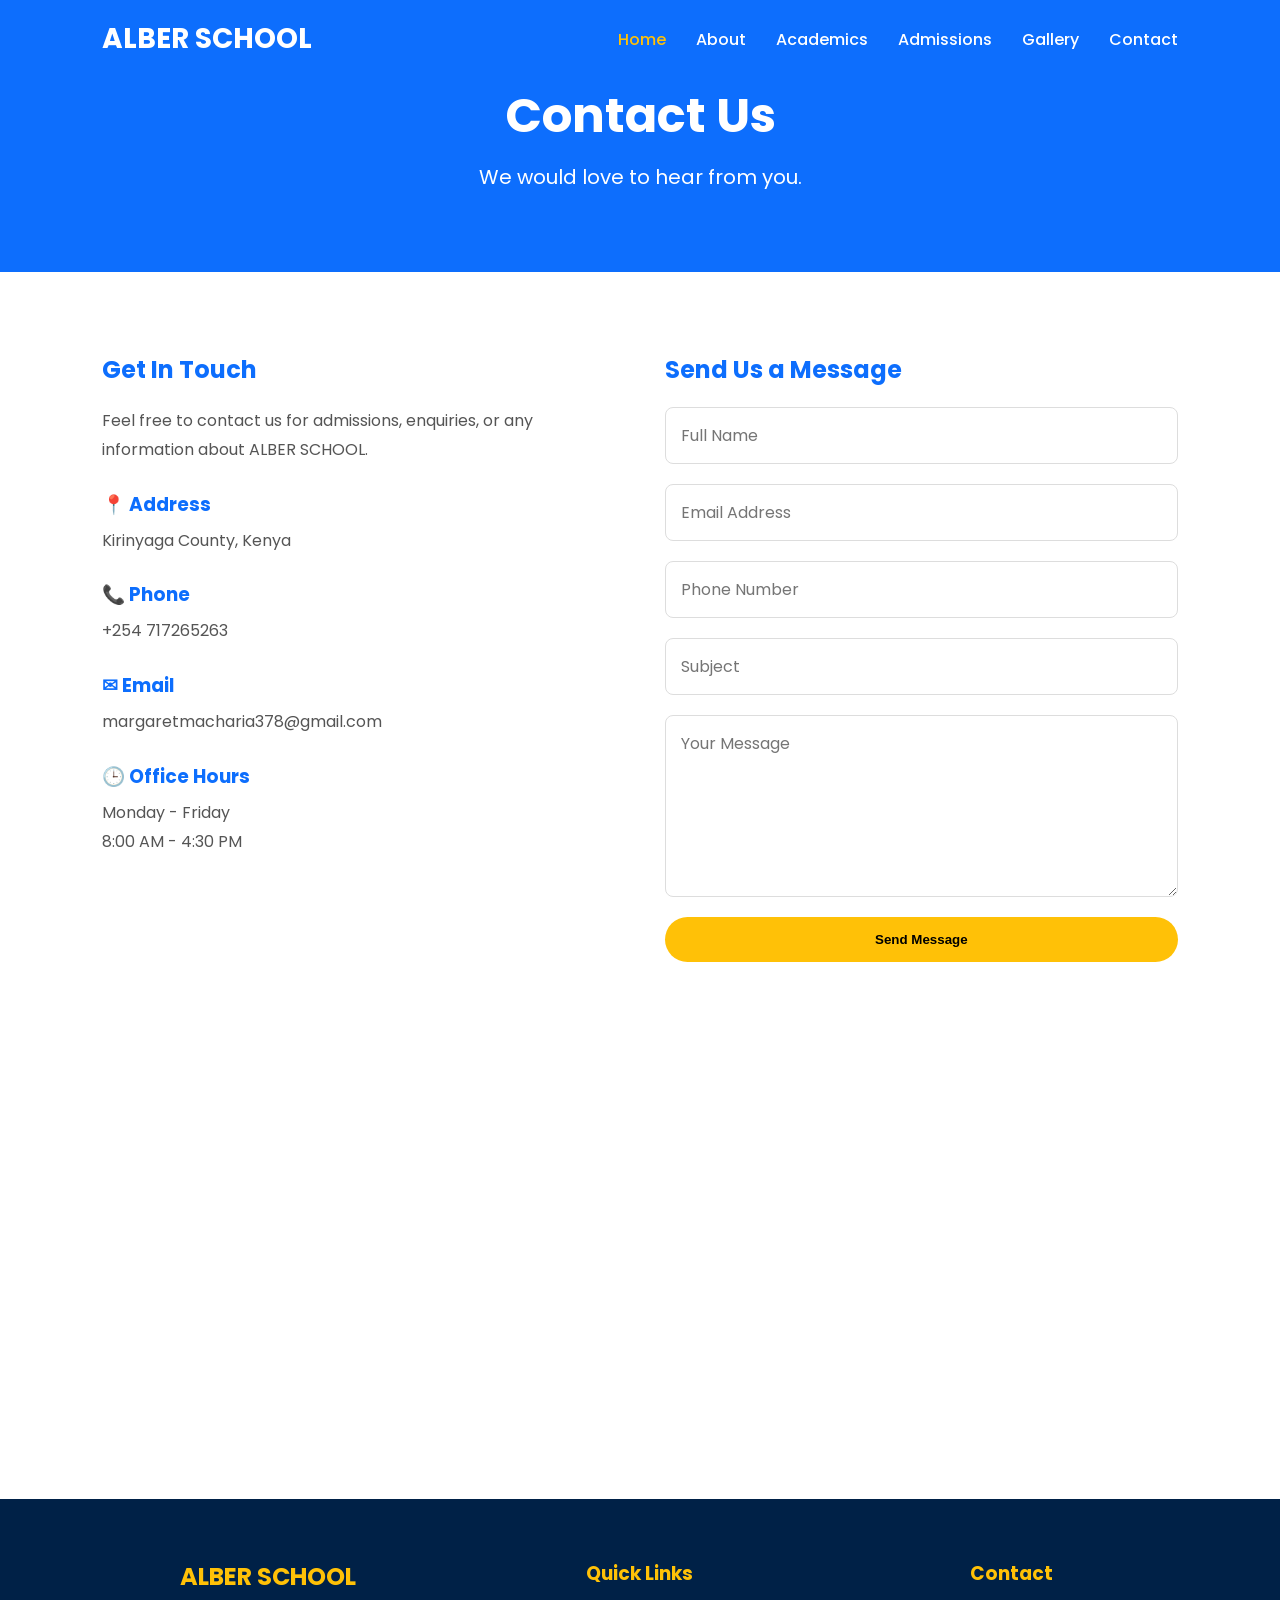
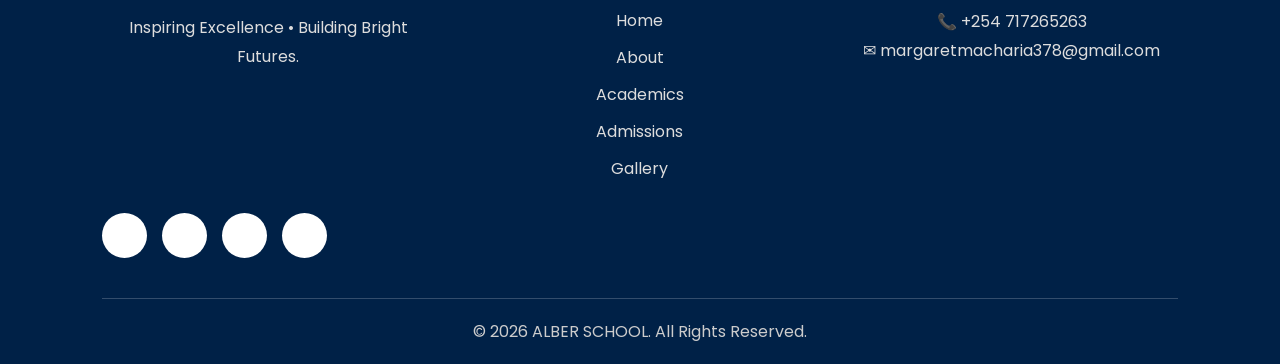
<file: contact.html>
<!DOCTYPE html>
<html lang="en">
<head>
    <meta charset="UTF-8">
    <meta name="viewport" content="width=device-width, initial-scale=1.0">
    <title>Contact Us | ALBER SCHOOL</title>

    <link href="https://fonts.googleapis.com/css2?family=Poppins:wght@300;400;500;600;700&display=swap" rel="stylesheet">

    <link rel="stylesheet" href="css/style.css">
</head>
<body>
<header>

    <div class="logo">
        <h2>ALBER SCHOOL</h2>
    </div>

    <!-- Hamburger Icon -->
    <div class="menu-toggle" id="menu-toggle">
        ☰
    </div>

    <nav id="navbar">
        <ul>
            <li><a href="index.html" class="active">Home</a></li>
            <li><a href="about.html">About</a></li>
            <li><a href="academics.html">Academics</a></li>
            <li><a href="admissions.html">Admissions</a></li>
            <li><a href="gallery.html">Gallery</a></li>
            <li><a href="contact.html">Contact</a></li>
        </ul>
    </nav>

</header>

<!-- Banner -->

<section class="page-banner">
    <h1>Contact Us</h1>
    <p>We would love to hear from you.</p>
</section>

<!-- Contact Section -->

<section class="contact-section">

    <!-- Contact Details -->

    <div class="contact-info">

        <h2>Get In Touch</h2>

        <p>
            Feel free to contact us for admissions, enquiries,
            or any information about ALBER SCHOOL.
        </p>

        <div class="info-box">
            <h3>📍 Address</h3>
            <p>Kirinyaga County, Kenya</p>
        </div>

        <div class="info-box">
            <h3>📞 Phone</h3>
            <p>+254 717265263</p>
        </div>

        <div class="info-box">
            <h3>✉ Email</h3>
            <p>margaretmacharia378@gmail.com</p>
        </div>

        <div class="info-box">
            <h3>🕒 Office Hours</h3>
            <p>Monday - Friday</p>
            <p>8:00 AM - 4:30 PM</p>
        </div>

    </div>

    <!-- Contact Form -->

    <div class="contact-form">

        <h2>Send Us a Message</h2>

        <form>

            <input type="text" placeholder="Full Name" required>

            <input type="email" placeholder="Email Address" required>

            <input type="tel" placeholder="Phone Number">

            <input type="text" placeholder="Subject">

            <textarea rows="6" placeholder="Your Message"></textarea>

            <button type="submit" class="btn">
                Send Message
            </button>

        </form>

    </div>

</section>

<!-- Google Map -->

<section class="map">

    <iframe
        src="https://www.google.com/maps?q=Kirinyaga%20County%20Kenya&output=embed"
        allowfullscreen=""
        loading="lazy">
    </iframe>

</section>

<!-- Footer -->

<footer class="footer">

    <div class="footer-container">

        <div class="footer-box">

            <h2>ALBER SCHOOL</h2>

            <p>
                Inspiring Excellence • Building Bright Futures.
            </p>

        </div>

        <div class="footer-box">

            <h3>Quick Links</h3>

            <ul>
                <li><a href="index.html">Home</a></li>
                <li><a href="about.html">About</a></li>
                <li><a href="academics.html">Academics</a></li>
                <li><a href="admissions.html">Admissions</a></li>
                <li><a href="gallery.html">Gallery</a></li>
            </ul>

        </div>

        <div class="footer-box">

            <h3>Contact</h3>

            <p>📞 +254 717265263</p>

            <p>✉ margaretmacharia378@gmail.com</p>

        </div>

    </div>
    <div class="social-links">

    <a href="https://www.facebook.com/" target="_blank">
        <i class="fab fa-facebook-f"></i>
    </a>

    <a href="https://www.instagram.com/" target="_blank">
        <i class="fab fa-instagram"></i>
    </a>

    <a href="https://x.com/" target="_blank">
        <i class="fab fa-x-twitter"></i>
    </a>

    <a href="https://www.youtube.com/" target="_blank">
        <i class="fab fa-youtube"></i>
    </a>

</div>

    <div class="footer-bottom">
        <p>&copy; 2026 ALBER SCHOOL. All Rights Reserved.</p>
    </div>

</footer>

</body>
</html>
</file>
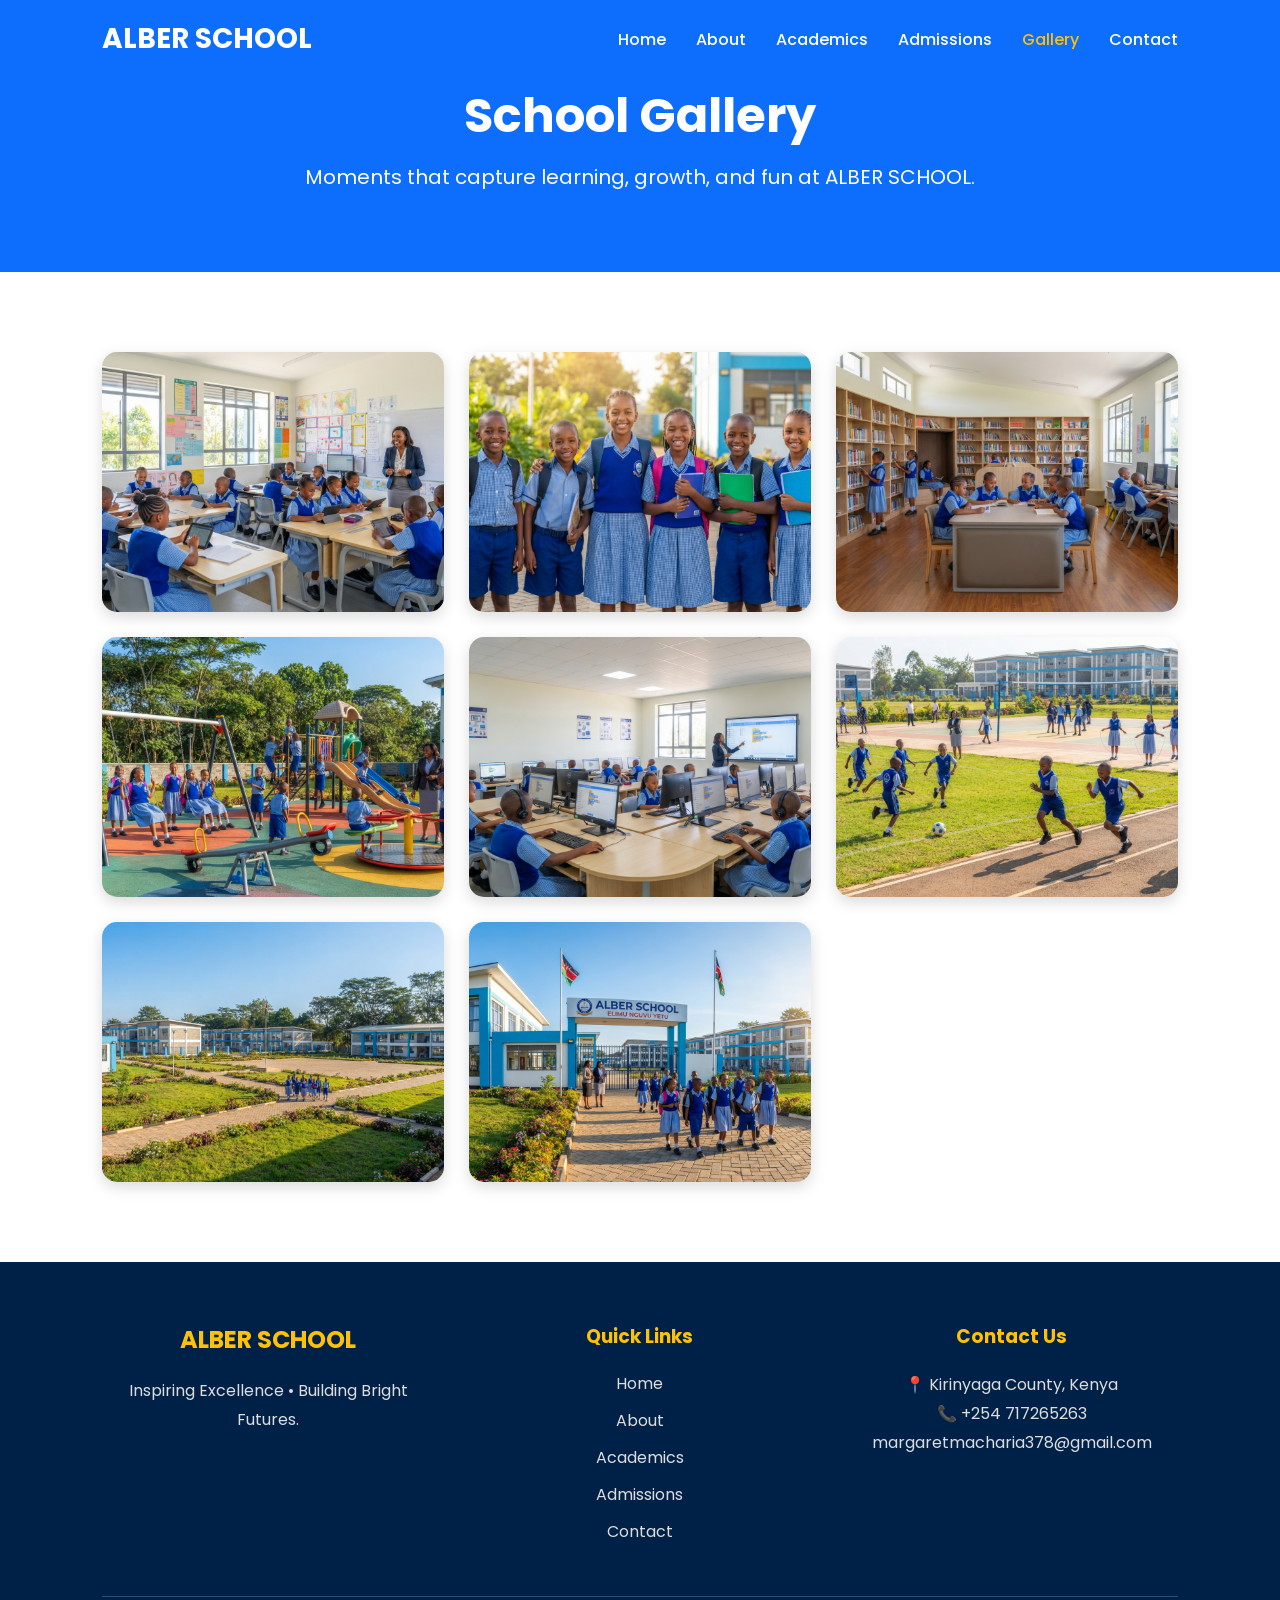
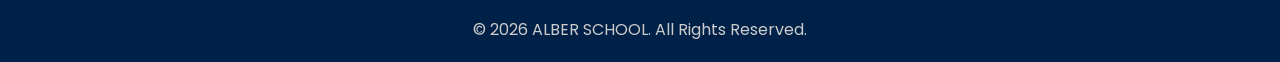
<file: gallery.html>
<!DOCTYPE html>
<html lang="en">
<head>
    <meta charset="UTF-8">
    <meta name="viewport" content="width=device-width, initial-scale=1.0">
    <title>Gallery | ALBER SCHOOL</title>

    <!-- Google Font -->
    <link href="https://fonts.googleapis.com/css2?family=Poppins:wght@300;400;500;600;700&display=swap" rel="stylesheet">

    <!-- CSS -->
    <link rel="stylesheet" href="css/style.css">
</head>
<body>

<!-- Header -->

<header>

    <div class="logo">
        <h2>ALBER SCHOOL</h2>
    </div>

    <div class="menu-toggle" id="menu-toggle">
        ☰
    </div>

    <nav id="navbar">
        <ul>
            <li><a href="index.html">Home</a></li>
            <li><a href="about.html">About</a></li>
            <li><a href="academics.html">Academics</a></li>
            <li><a href="admissions.html">Admissions</a></li>
            <li><a href="gallery.html" class="active">Gallery</a></li>
            <li><a href="contact.html">Contact</a></li>
        </ul>
    </nav>

</header>

<!-- Banner -->

<section class="page-banner">
    <h1>School Gallery</h1>
    <p>Moments that capture learning, growth, and fun at ALBER SCHOOL.</p>
</section>

<!-- Gallery -->

<section class="gallery-page">

    <div class="gallery-item">
        <img src="images/classroom.png" alt="Classroom Learning">
    </div>

    <div class="gallery-item">
        <img src="images/pupils.png" alt="Pupils">
    </div>

    <div class="gallery-item">
        <img src="images/library.png" alt="Library">
    </div>

    <div class="gallery-item">
        <img src="images/playground.png" alt="Playground">
    </div>

    <div class="gallery-item">
        <img src="images/computer_lab.png" alt="Computer Lab">
    </div>

    <div class="gallery-item">
        <img src="images/sports.png" alt="Sports">
    </div>

    <div class="gallery-item">
        <img src="images/school_compound.png" alt="School Compound">
    </div>

    <div class="gallery-item">
        <img src="images/hero.png" alt="School Activities">
    </div>

</section>

<!-- Footer -->

<footer class="footer">

    <div class="footer-container">

        <div class="footer-box">
            <h2>ALBER SCHOOL</h2>
            <p>
                Inspiring Excellence • Building Bright Futures.
            </p>
        </div>

        <div class="footer-box">
            <h3>Quick Links</h3>

            <ul>
                <li><a href="index.html">Home</a></li>
                <li><a href="about.html">About</a></li>
                <li><a href="academics.html">Academics</a></li>
                <li><a href="admissions.html">Admissions</a></li>
                <li><a href="contact.html">Contact</a></li>
            </ul>

        </div>

        <div class="footer-box">
            <h3>Contact Us</h3>

            <p>📍 Kirinyaga County, Kenya</p>
            <p>📞 +254 717265263</p>
            <p>margaretmacharia378@gmail.com</p>

        </div>

    </div>

    <div class="footer-bottom">
        <p>&copy; 2026 ALBER SCHOOL. All Rights Reserved.</p>
    </div>

</footer>

<script src="js/script.js"></script>

</body>
</html>
</file>
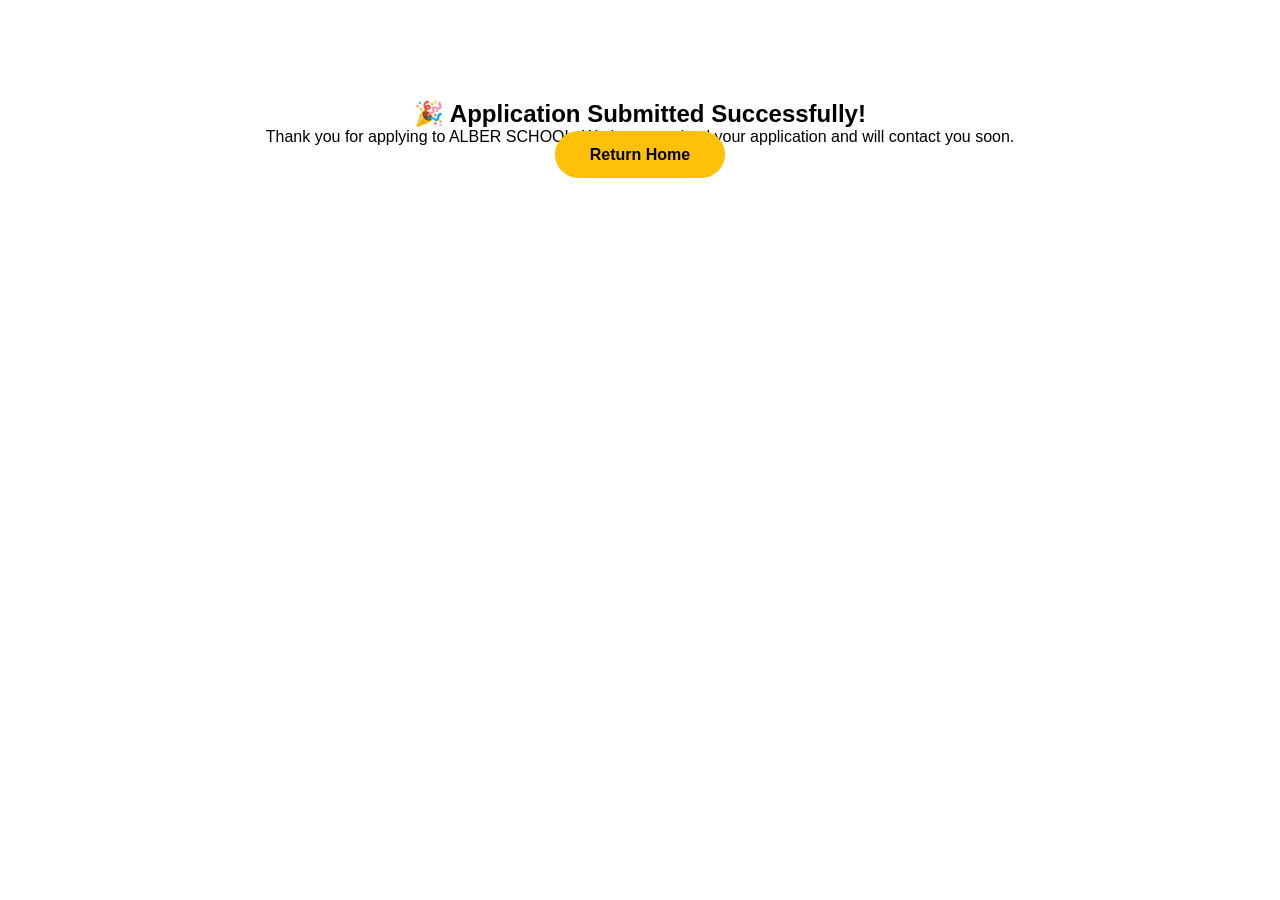
<file: success.html>
<!DOCTYPE html>
<html lang="en">
<head>
<meta charset="UTF-8">
<meta name="viewport" content="width=device-width, initial-scale=1.0">
<title>Application Submitted | ALBER SCHOOL</title>
<link rel="stylesheet" href="css/style.css">
</head>

<body>

<section style="text-align:center;padding:100px 20px;">

<h1>🎉 Application Submitted Successfully!</h1>

<p>
Thank you for applying to ALBER SCHOOL.
We have received your application and will contact you soon.
</p>

<a href="index.html" class="btn">Return Home</a>

</section>

</body>
</html>
</file>
<file: css/style.css>
/* RESET */
*{
    margin:0;
    padding:0;
    box-sizing:border-box;
}

body{
    font-family:'Poppins',sans-serif;
    background:#ffffff;
}

/* HEADER */
header{
    display:flex;
    justify-content:space-between;
    align-items:center;
    padding:18px 8%;
    background:#0d6efd;
}

.logo{
    display:flex;
    align-items:center;
    gap:12px;
}

.logo img{
    width:60px;
    height:60px;
    object-fit:cover;
}

.logo h2{
    color:#fff;
    font-size:28px;
    font-weight:700;
}

nav ul{
    display:flex;
    list-style:none;
}

nav ul li{
    margin-left:30px;
}

nav ul li a{
    color:#fff;
    text-decoration:none;
    font-size:16px;
    font-weight:500;
    transition:0.3s;
}

nav ul li a:hover,
nav ul li a.active{
    color:#ffc107;
}
/* HERO SECTION */

/* Hero Section */

.hero{
    position:relative;
    height:90vh;
    overflow:hidden;
}

/* Slider */

.slider{
    position:absolute;
    width:100%;
    height:100%;
    top:0;
    left:0;
}
/* Slider Buttons */

.prev,
.next{
    position:absolute;
    top:50%;
    transform:translateY(-50%);
    background:rgba(255,255,255,0.2);
    color:#fff;
    border:none;
    padding:15px 20px;
    font-size:28px;
    cursor:pointer;
    z-index:3;
    transition:0.3s;
    border-radius:50%;
}

.prev:hover,
.next:hover{
    background:#0d6efd;
}

.prev{
    left:25px;
}

.next{
    right:25px;
}

/* Dots */

.dots{
    position:absolute;
    bottom:30px;
    width:100%;
    display:flex;
    justify-content:center;
    gap:12px;
    z-index:3;
}

.dot{
    width:14px;
    height:14px;
    border-radius:50%;
    background:#fff;
    opacity:.5;
    cursor:pointer;
}

.dot.active{
    opacity:1;
    background:#ffc107;
}

.slide{
    position:absolute;
    width:100%;
    height:100%;
    opacity:0;
    transition:opacity 1s ease-in-out;
}

.slide.active{
    opacity:1;
}

.slide img{
    width:100%;
    height:100%;
    object-fit:cover;
}

/* Dark Overlay */

.slider::after{
    content:"";
    position:absolute;
    top:0;
    left:0;
    width:100%;
    height:100%;
    background:rgba(0,0,0,0.45);
}

/* Hero Content */

.hero-content{
    position:relative;
    z-index:2;
    height:100%;
    display:flex;
    flex-direction:column;
    justify-content:center;
    align-items:center;
    text-align:center;
    color:#fff;
}

.hero-content h1{
    font-size:65px;
    margin-bottom:20px;
}

.hero-content p{
    font-size:28px;
    margin-bottom:35px;
}
.hero::before{
    content:"";
    position:absolute;
    top:0;
    left:0;
    width:100%;
    height:100%;
    background:rgba(0,0,0,0.55);
}

.hero-content{
    position:relative;
    color:white;
    z-index:1;
}

.hero h1{
    font-size:60px;
    margin-bottom:20px;
}

.hero p{
    font-size:22px;
    margin-bottom:35px;
}

.hero-buttons{
    display:flex;
    justify-content:center;
    gap:20px;
}

.btn{
    text-decoration:none;
    background:#ffc107;
    color:#000;
    padding:15px 35px;
    border-radius:40px;
    font-weight:600;
    transition:.3s;
}

.btn:hover{
    background:white;
}

.btn-outline{
    background:transparent;
    color:white;
    border:2px solid white;
}

.btn-outline:hover{
    background:white;
    color:#0d6efd;
}
/* ================= WELCOME SECTION ================= */

.welcome{
    display:flex;
    align-items:center;
    justify-content:space-between;
    gap:60px;
    padding:80px 8%;
    background:#ffffff;
}

.welcome-image{
    flex:1;
}

.welcome-image img{
    width:100%;
    border-radius:15px;
    box-shadow:0 10px 30px rgba(0,0,0,.15);
}

.welcome-text{
    flex:1;
}

.welcome-text h2{
    font-size:40px;
    color:#0d6efd;
    margin-bottom:20px;
}

.welcome-text p{
    font-size:17px;
    color:#555;
    line-height:1.8;
    margin-bottom:20px;
}

.read-btn{
    display:inline-block;
    text-decoration:none;
    background:#0d6efd;
    color:#fff;
    padding:14px 30px;
    border-radius:30px;
    transition:0.3s;
}

.read-btn:hover{
    background:#ffc107;
    color:#000;
}
/* ================= PAGE BANNER ================= */

.page-banner{
    background:#0d6efd;
    color:#fff;
    text-align:center;
    padding:80px 20px;
}

.page-banner h1{
    font-size:48px;
    margin-bottom:10px;
}

.page-banner p{
    font-size:20px;
}

/* ================= ABOUT PAGE ================= */

.about-section{
    display:flex;
    align-items:center;
    gap:50px;
    padding:80px 8%;
}

.about-image{
    flex:1;
}

.about-image img{
    width:100%;
    border-radius:12px;
    box-shadow:0 10px 20px rgba(0,0,0,.15);
}

.about-content{
    flex:1;
}

.about-content h2{
    color:#0d6efd;
    font-size:36px;
    margin-bottom:20px;
}

.about-content p{
    line-height:1.8;
    color:#555;
    margin-bottom:20px;
}

/* ================= MISSION SECTION ================= */

.mission-section{
    display:grid;
    grid-template-columns:repeat(auto-fit,minmax(250px,1fr));
    gap:30px;
    padding:60px 8%;
    background:#f8f9fa;
}

.card{
    background:#fff;
    padding:30px;
    text-align:center;
    border-radius:10px;
    box-shadow:0 5px 15px rgba(0,0,0,.1);
    transition:0.3s;
}

.card:hover{
    transform:translateY(-8px);
}

.card h3{
    color:#0d6efd;
    margin-bottom:15px;
}

/* ================= FOOTER ================= */

footer{
    background:#0d6efd;
    color:#fff;
    text-align:center;
    padding:20px;
}
/*================ ACADEMICS PAGE ================*/

.academics-intro{
    text-align:center;
    padding:70px 10%;
}

.academics-intro h2{
    font-size:40px;
    color:#0d6efd;
    margin-bottom:20px;
}

.academics-intro p{
    max-width:850px;
    margin:auto;
    line-height:1.8;
    color:#555;
}

/* Academic Levels */

.academic-levels{
    display:grid;
    grid-template-columns:repeat(auto-fit,minmax(280px,1fr));
    gap:30px;
    padding:0 8% 80px;
}

.level-card{
    background:#fff;
    border-radius:12px;
    overflow:hidden;
    box-shadow:0 5px 15px rgba(0,0,0,.1);
    transition:.3s;
}

.level-card:hover{
    transform:translateY(-10px);
}

.level-card img{
    width:100%;
    height:220px;
    object-fit:cover;
}

.level-card h3{
    color:#0d6efd;
    text-align:center;
    margin:20px 0 10px;
}

.level-card p{
    padding:0 20px 25px;
    text-align:center;
    color:#666;
}

/* Activities */

.activities{
    background:#f5f7fb;
    padding:80px 8%;
}

.activities h2{
    text-align:center;
    color:#0d6efd;
    font-size:40px;
    margin-bottom:50px;
}

.activity-grid{
    display:grid;
    grid-template-columns:repeat(auto-fit,minmax(250px,1fr));
    gap:30px;
}

.activity{
    background:#fff;
    border-radius:12px;
    overflow:hidden;
    box-shadow:0 5px 15px rgba(0,0,0,.1);
    text-align:center;
    transition:.3s;
}

.activity:hover{
    transform:translateY(-10px);
}

.activity img{
    width:100%;
    height:220px;
    object-fit:cover;
}

.activity h3{
    padding:20px;
    color:#0d6efd;
}
/*================ ADMISSIONS PAGE ================*/

.admission-process{
    padding:80px 8%;
    text-align:center;
}

.admission-process h2{
    color:#0d6efd;
    font-size:40px;
    margin-bottom:50px;
}

.steps{
    display:grid;
    grid-template-columns:repeat(auto-fit,minmax(250px,1fr));
    gap:30px;
}

.step{
    background:#fff;
    padding:30px;
    border-radius:12px;
    box-shadow:0 5px 15px rgba(0,0,0,.1);
    transition:.3s;
}

.step:hover{
    transform:translateY(-10px);
}

.step h3{
    color:#0d6efd;
    margin-bottom:15px;
}

.step p{
    color:#666;
    line-height:1.7;
}

.requirements{
    background:#f8f9fa;
    padding:70px 8%;
    text-align:center;
}

.requirements h2{
    color:#0d6efd;
    margin-bottom:30px;
}

.requirements ul{
    list-style:none;
    max-width:600px;
    margin:auto;
}

.requirements li{
    font-size:18px;
    padding:12px;
}

.admission-cta{
    text-align:center;
    padding:80px 8%;
}

.admission-cta h2{
    color:#0d6efd;
    font-size:40px;
    margin-bottom:20px;
}

.admission-cta p{
    margin-bottom:30px;
    color:#666;
}
/*================ WHY CHOOSE US ================*/

.why-us{
    padding:80px 8%;
    background:#f8f9fa;
}

.section-title{
    text-align:center;
    margin-bottom:50px;
}

.section-title h2{
    font-size:40px;
    color:#0d6efd;
    margin-bottom:15px;
}

.section-title p{
    color:#666;
    font-size:18px;
}

.why-container{
    display:grid;
    grid-template-columns:repeat(auto-fit,minmax(250px,1fr));
    gap:30px;
}

.why-card{
    background:#fff;
    padding:35px 25px;
    border-radius:15px;
    text-align:center;
    box-shadow:0 8px 20px rgba(0,0,0,.08);
    transition:0.3s;
}

.why-card:hover{
    transform:translateY(-10px);
}

.icon{
    font-size:50px;
    margin-bottom:20px;
}

.why-card h3{
    color:#0d6efd;
    margin-bottom:15px;
}

.why-card p{
    color:#666;
    line-height:1.7;
}
/*================ SCHOOL STATISTICS ================*/

.stats{
    background:#0d6efd;
    color:#fff;
    padding:70px 8%;
    display:grid;
    grid-template-columns:repeat(auto-fit,minmax(200px,1fr));
    gap:30px;
    text-align:center;
}

.stat-box h2{
    font-size:48px;
    margin-bottom:10px;
}

.stat-box p{
    font-size:18px;
}
/*================ LATEST NEWS ================*/

.news{
    padding:80px 8%;
}

.news-container{
    display:grid;
    grid-template-columns:repeat(auto-fit,minmax(300px,1fr));
    gap:30px;
}

.news-card{
    background:#fff;
    border-radius:12px;
    overflow:hidden;
    box-shadow:0 8px 20px rgba(0,0,0,.08);
    transition:0.3s;
}

.news-card:hover{
    transform:translateY(-8px);
}

.news-card img{
    width:100%;
    height:220px;
    object-fit:cover;
}

.news-content{
    padding:25px;
}

.news-content h3{
    color:#0d6efd;
    margin-bottom:15px;
}

.news-content p{
    color:#666;
    line-height:1.7;
    margin-bottom:15px;
}

.news-content a{
    color:#0d6efd;
    text-decoration:none;
    font-weight:600;
}

.news-content a:hover{
    color:#ffc107;
}
/*================ GALLERY PREVIEW ================*/

.gallery-preview{
    padding:80px 8%;
    background:#f8f9fa;
}

.gallery-grid{
    display:grid;
    grid-template-columns:repeat(auto-fit,minmax(250px,1fr));
    gap:20px;
}

.gallery-grid img{
    width:100%;
    height:250px;
    object-fit:cover;
    border-radius:12px;
    transition:0.3s;
}

.gallery-grid img:hover{
    transform:scale(1.05);
}
/*================ CTA ================*/

.cta{
    background:#0d6efd;
    color:#fff;
    text-align:center;
    padding:80px 20px;
}

.cta h2{
    font-size:42px;
    margin-bottom:20px;
}

.cta p{
    font-size:18px;
    max-width:700px;
    margin:0 auto 30px;
    line-height:1.8;
}
/*================ FOOTER ================*/

.footer{
    background:#002147;
    color:#fff;
    padding:60px 8% 20px;
}

.footer-container{
    display:grid;
    grid-template-columns:repeat(auto-fit,minmax(250px,1fr));
    gap:40px;
}

.footer-box h2,
.footer-box h3{
    margin-bottom:20px;
    color:#ffc107;
}

.footer-box p{
    line-height:1.8;
    color:#ddd;
}

.footer-box ul{
    list-style:none;
}

.footer-box ul li{
    margin-bottom:12px;
}

.footer-box ul li a{
    text-decoration:none;
    color:#ddd;
    transition:.3s;
}

.footer-box ul li a:hover{
    color:#ffc107;
}

.footer-bottom{
    text-align:center;
    margin-top:40px;
    padding-top:20px;
    border-top:1px solid rgba(255,255,255,.2);
}

.footer-bottom p{
    color:#ccc;
}
/*================ RESPONSIVE DESIGN ================*/

@media(max-width:991px){

    header{
        flex-direction:column;
        padding:20px;
    }

    nav ul{
        flex-wrap:wrap;
        justify-content:center;
        margin-top:20px;
    }

    nav ul li{
        margin:10px 15px;
    }

    .hero h1{
        font-size:42px;
    }

    .hero p{
        font-size:18px;
    }

    .welcome{
        flex-direction:column;
    }

    .about-section{
        flex-direction:column;
    }

    .hero-buttons{
        flex-direction:column;
        align-items:center;
    }
}

@media(max-width:768px){

    .hero h1{
        font-size:32px;
    }

    .section-title h2,
    .about-content h2,
    .academics-intro h2,
    .activities h2,
    .admission-process h2,
    .cta h2{
        font-size:30px;
    }
}
/*================ CONTACT PAGE ================*/

.contact-section{
    display:grid;
    grid-template-columns:1fr 1fr;
    gap:50px;
    padding:80px 8%;
}

.contact-info h2,
.contact-form h2{
    color:#0d6efd;
    margin-bottom:20px;
}

.contact-info p{
    color:#555;
    line-height:1.8;
}

.info-box{
    margin-top:25px;
}

.info-box h3{
    color:#0d6efd;
    margin-bottom:8px;
}

.contact-form form{
    display:flex;
    flex-direction:column;
}

.contact-form input,
.contact-form textarea{
    margin-bottom:20px;
    padding:15px;
    border:1px solid #ddd;
    border-radius:8px;
    font-size:16px;
    font-family:'Poppins',sans-serif;
}

.contact-form textarea{
    resize:vertical;
}

.contact-form button{
    border:none;
    cursor:pointer;
}

.map iframe{
    width:100%;
    height:450px;
    border:0;
}

/* Mobile */

@media(max-width:768px){

    .contact-section{
        grid-template-columns:1fr;
    }

}
/* Sticky Header */

header{
    position:fixed;
    top:0;
    left:0;
    width:100%;
    z-index:1000;
    transition:0.3s;
}

header.sticky{
    background:#0d6efd;
    box-shadow:0 5px 20px rgba(0,0,0,.15);
}

.hero{
    margin-top:90px;
}
/*================ MOBILE MENU ================*/

.menu-toggle{
    display:none;
    font-size:32px;
    color:#fff;
    cursor:pointer;
}
/*================ GALLERY PAGE ================*/

.gallery-page{
    padding:80px 8%;
    display:grid;
    grid-template-columns:repeat(auto-fit, minmax(280px,1fr));
    gap:25px;
}

.gallery-item{
    overflow:hidden;
    border-radius:15px;
    box-shadow:0 5px 15px rgba(0,0,0,.15);
}

.gallery-item img{
    width:100%;
    height:260px;
    object-fit:cover;
    transition:0.4s;
    display:block;
}

.gallery-item:hover img{
    transform:scale(1.1);
}
/*================ ACHIEVEMENTS ================*/

.achievements{
    padding:80px 8%;
    background:#f8f9fa;
}

.achievement-container{
    display:grid;
    grid-template-columns:repeat(auto-fit,minmax(260px,1fr));
    gap:30px;
    margin-top:50px;
}

.achievement-card{
    background:#fff;
    padding:35px 25px;
    text-align:center;
    border-radius:15px;
    box-shadow:0 8px 20px rgba(0,0,0,.08);
    transition:.3s;
}

.achievement-card:hover{
    transform:translateY(-10px);
}

.achievement-icon{
    font-size:55px;
    margin-bottom:20px;
}

.achievement-card h3{
    color:#0d6efd;
    margin-bottom:15px;
}

.achievement-card p{
    color:#666;
    line-height:1.8;
}
/*================ EVENTS SECTION ================*/

.events{
    padding:80px 8%;
    background:#ffffff;
}

.events-container{
    margin-top:50px;
    display:flex;
    flex-direction:column;
    gap:25px;
}

.event-card{
    display:flex;
    align-items:center;
    gap:25px;
    background:#f8f9fa;
    padding:25px;
    border-left:6px solid #0d6efd;
    border-radius:10px;
    box-shadow:0 5px 15px rgba(0,0,0,.08);
    transition:.3s;
}

.event-card:hover{
    transform:translateY(-5px);
}

.event-date{
    min-width:90px;
    height:90px;
    background:#0d6efd;
    color:#fff;
    border-radius:10px;
    display:flex;
    flex-direction:column;
    justify-content:center;
    align-items:center;
}

.event-date h3{
    font-size:32px;
    margin:0;
}

.event-date span{
    font-size:16px;
    font-weight:600;
}

.event-details h3{
    color:#0d6efd;
    margin-bottom:10px;
}

.event-details p{
    color:#555;
    line-height:1.7;
    margin-bottom:6px;
}

/* Mobile */

@media(max-width:768px){

    .event-card{
        flex-direction:column;
        text-align:center;
    }

}
/*================ CLUBS SECTION ================*/

.clubs{
    padding:80px 8%;
    background:#f8f9fa;
}

.clubs-container{
    margin-top:50px;
    display:grid;
    grid-template-columns:repeat(auto-fit,minmax(250px,1fr));
    gap:30px;
}

.club-card{
    background:#fff;
    padding:35px 25px;
    text-align:center;
    border-radius:15px;
    box-shadow:0 5px 15px rgba(0,0,0,.08);
    transition:.3s;
}

.club-card:hover{
    transform:translateY(-10px);
}

.club-icon{
    width:80px;
    height:80px;
    margin:0 auto 20px;
    border-radius:50%;
    background:#0d6efd;
    color:#fff;
    font-size:40px;
    display:flex;
    justify-content:center;
    align-items:center;
}

.club-card h3{
    color:#0d6efd;
    margin-bottom:15px;
}

.club-card p{
    color:#666;
    line-height:1.8;
}
/*================ TESTIMONIALS ================*/

.testimonials{
    padding:80px 8%;
    background:#ffffff;
}

.testimonial-container{
    margin-top:50px;
    display:grid;
    grid-template-columns:repeat(auto-fit,minmax(300px,1fr));
    gap:30px;
}

.testimonial-card{
    background:#f8f9fa;
    padding:35px;
    border-radius:15px;
    box-shadow:0 5px 15px rgba(0,0,0,.08);
    transition:.3s;
    border-top:5px solid #0d6efd;
}

.testimonial-card:hover{
    transform:translateY(-8px);
}

.quote{
    font-style:italic;
    color:#555;
    line-height:1.8;
    margin-bottom:25px;
}

.testimonial-card h3{
    color:#0d6efd;
    margin-bottom:5px;
}

.testimonial-card span{
    color:#777;
    font-size:15px;
}
/*================ FAQ SECTION ================*/

.faq{
    padding:80px 8%;
    background:#f8f9fa;
}

.faq-container{
    max-width:900px;
    margin:40px auto 0;
}

.faq-item{
    margin-bottom:15px;
    border-radius:10px;
    overflow:hidden;
    box-shadow:0 5px 15px rgba(0,0,0,.08);
    background:#fff;
}

.faq-question{
    width:100%;
    background:#0d6efd;
    color:#fff;
    padding:20px;
    font-size:18px;
    font-weight:600;
    border:none;
    cursor:pointer;
    display:flex;
    justify-content:space-between;
    align-items:center;
}

.faq-question span{
    font-size:24px;
    transition:.3s;
}

.faq-answer{
    max-height:0;
    overflow:hidden;
    transition:max-height .4s ease;
    background:#fff;
}

.faq-answer p{
    padding:20px;
    color:#555;
    line-height:1.8;
}

.faq-item.active .faq-answer{
    max-height:200px;
}

.faq-item.active .faq-question span{
    transform:rotate(45deg);
}
/*================ SOCIAL MEDIA ================*/

.social-links{
    margin-top:20px;
    display:flex;
    gap:15px;
}

.social-links a{
    width:45px;
    height:45px;
    background:#ffffff;
    color:#0d6efd;
    border-radius:50%;
    display:flex;
    justify-content:center;
    align-items:center;
    text-decoration:none;
    font-size:20px;
    transition:0.3s;
}

.social-links a:hover{
    background:#0d6efd;
    color:#ffffff;
    transform:translateY(-5px);
}


.search-box input{

padding:10px;
border:none;
outline:none;
width:220px;
border-radius:30px 0 0 30px;

}

.search-box button{

padding:10px 18px;
border:none;
background:#ff9800;
color:white;
cursor:pointer;
border-radius:0 30px 30px 0;

}

.search-box button:hover{

background:#e68900;

}
/* Admission Form */

.admission-form{
    width:90%;
    max-width:800px;
    margin:60px auto;
    background:#fff;
    padding:40px;
    border-radius:12px;
    box-shadow:0 5px 20px rgba(0,0,0,.1);
}

.admission-form h2{
    text-align:center;
    color:#003366;
    margin-bottom:10px;
}

.admission-form p{
    text-align:center;
    margin-bottom:30px;
    color:#555;
}

.form-group{
    margin-bottom:20px;
}

.form-group label{
    display:block;
    margin-bottom:8px;
    font-weight:600;
}

.form-group input,
.form-group select,
.form-group textarea{
    width:100%;
    padding:12px;
    border:1px solid #ccc;
    border-radius:6px;
    font-size:16px;
    font-family:'Poppins',sans-serif;
}

.form-group input:focus,
.form-group select:focus,
.form-group textarea:focus{
    border-color:#0d6efd;
    outline:none;
}

.admission-form button{
    width:100%;
    background:#0d6efd;
    color:white;
    padding:15px;
    border:none;
    border-radius:6px;
    font-size:18px;
    cursor:pointer;
    transition:.3s;
}

.admission-form button:hover{
    background:#003366;
}
</file>
